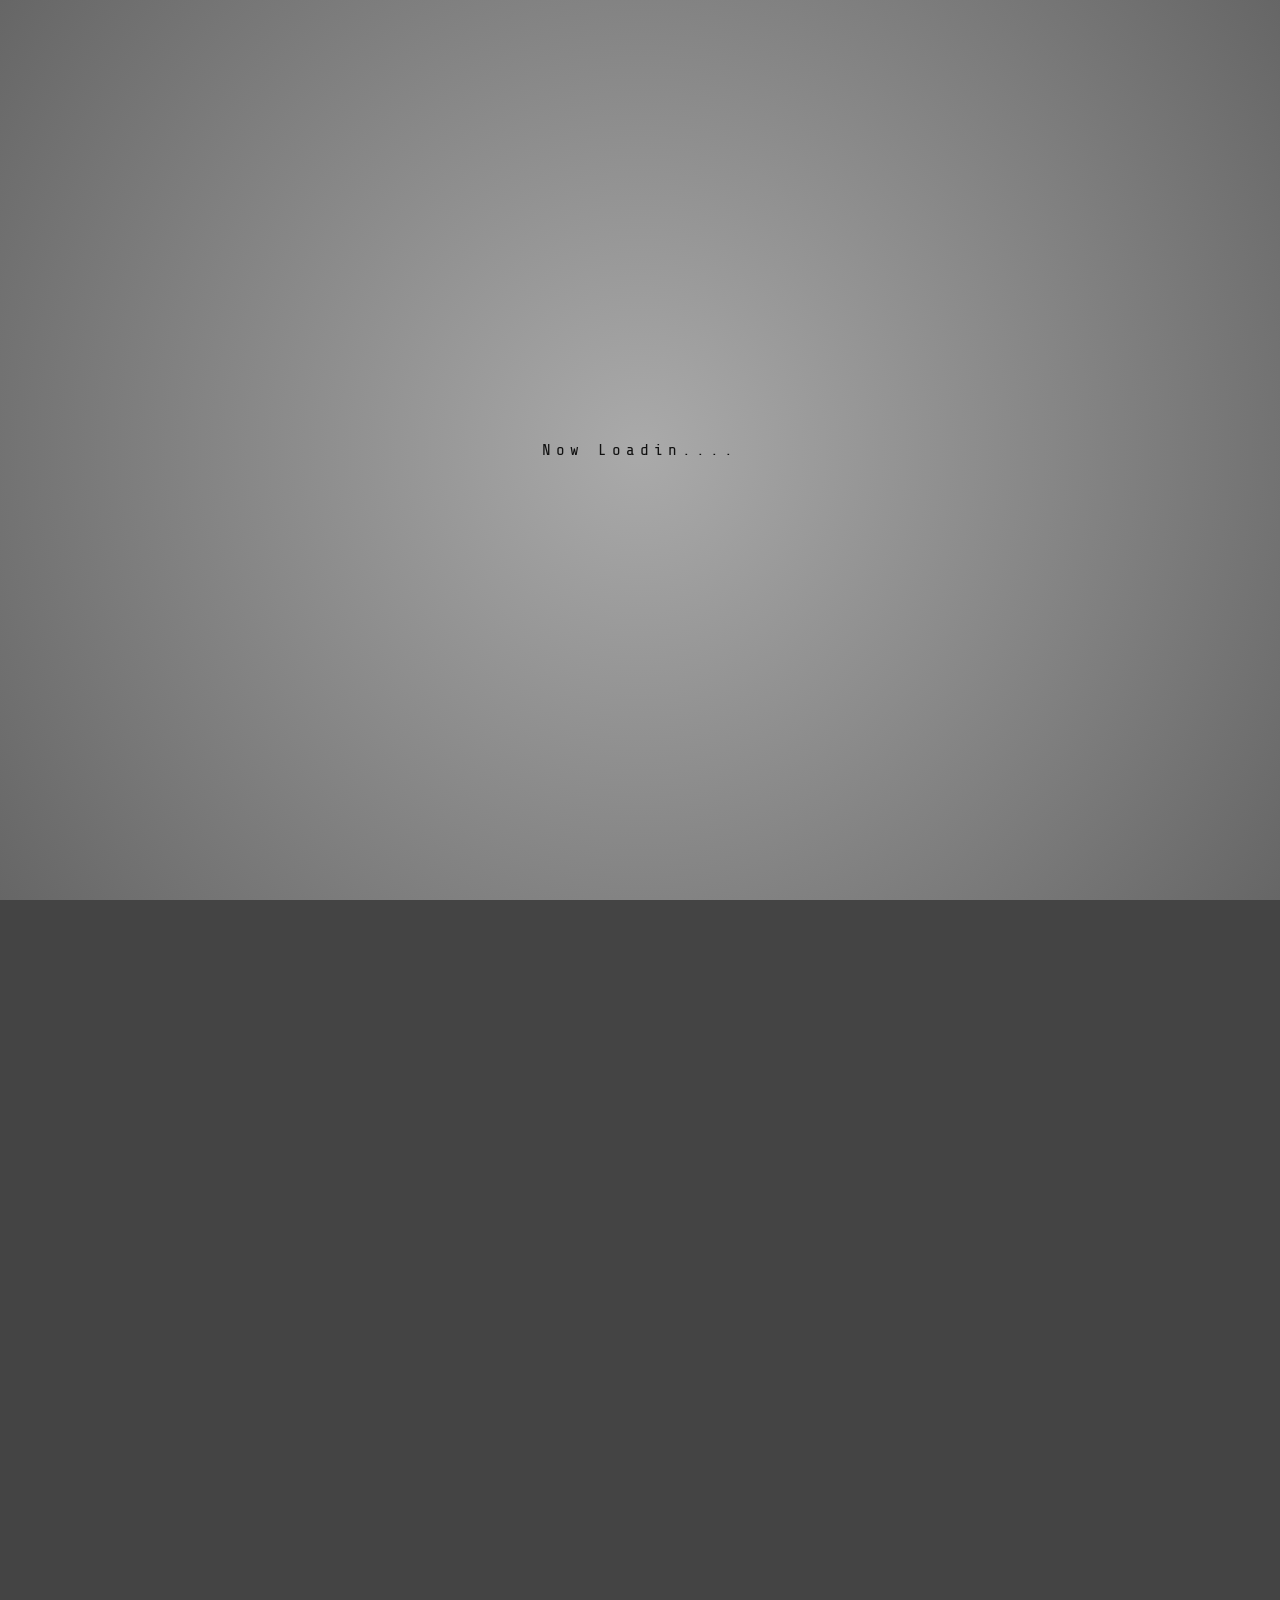
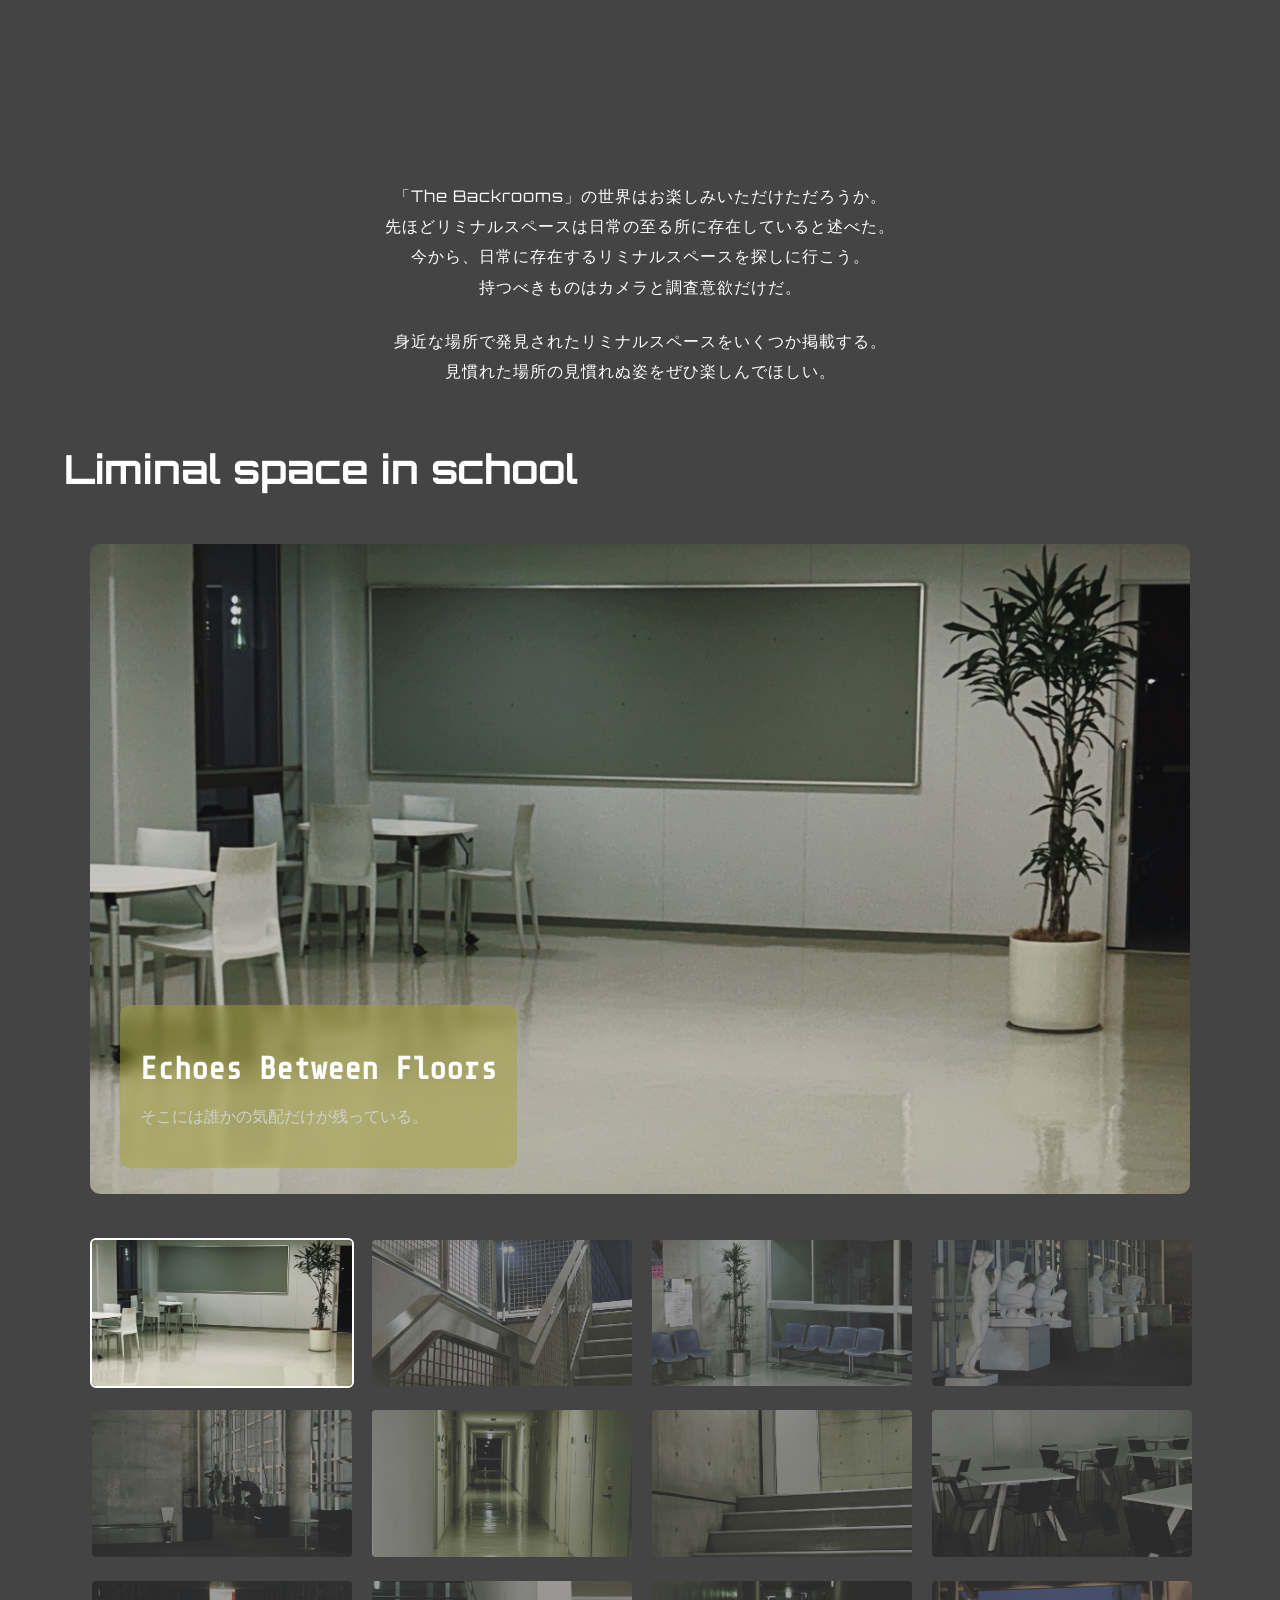
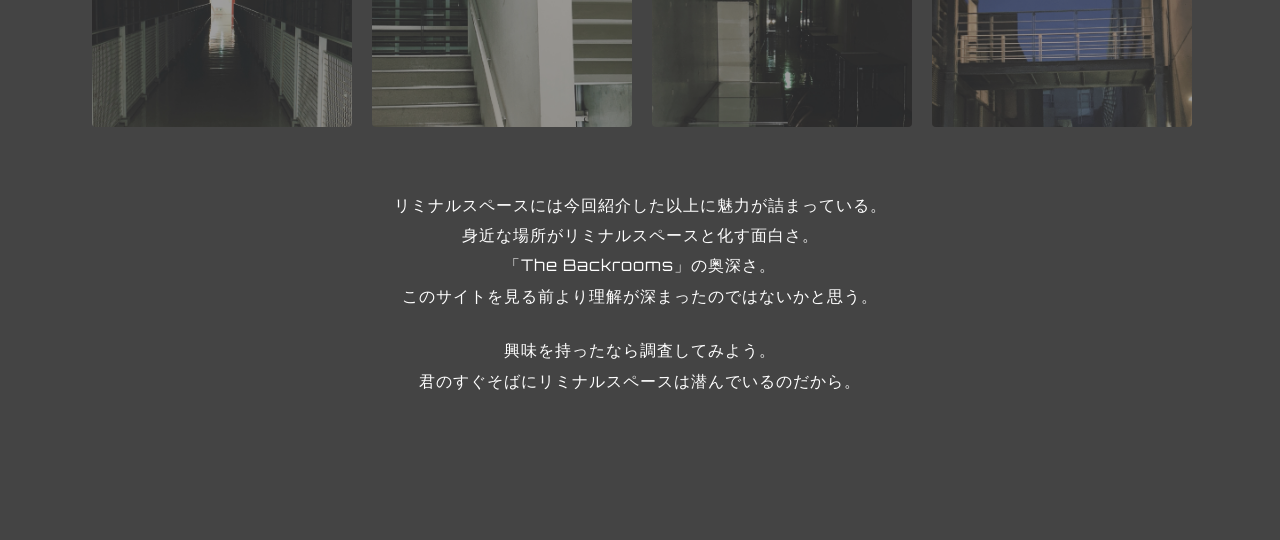
<file: index.html>
<!DOCTYPE html>
<html lang="ja">
 <head>
     <meta charset="UTF-8">
     <meta name="viewport" content="width=device-width, initial-scale=1.0">
     <title>You are currently in LiminalSpace</title>

     <link href="https://fonts.googleapis.com/css2?family=Share+Tech+Mono&display=swap" rel="stylesheet">
     <link href="https://fonts.googleapis.com/css2?family=Orbitron:wght@400;600&family=Share+Tech+Mono&display=swap" rel="stylesheet">
     <link rel="stylesheet" href="style.css">
 </head>

  <body>

   <div class="menu-btn" id="menu-btn">
   <span></span>
  <span></span>
  <span></span>
 </div>

 <nav class="menu" id="menu">
  <ul>
    <li><a href="#level2">Liminal Space</a></li>
    <li><a href="#level3">The Backrooms</a></li>
    <li><a href="#about">Choose Rooms</a></li>
    <ul class="sub-menu">
      <li><a href="page1.html">The Lobby</a></li>
      <li><a href="page2.html">The Habitable Zone</a></li>
      <li><a href="page3.html">Pipe Dreams</a></li>
      <li><a href="page4.html">The Electrical Station</a></li>
      <li><a href="page5.html">The Abandoned Office</a></li>
      <li><a href="page6.html">The Hotel</a></li>
      <li><a href="page7.html">Lights Out</a></li>
      <li><a href="page8.html">Thalassophobia</a></li>
      <li><a href="page9.html">The Cave System</a></li>
      <li><a href="page10.html">The Darkened Suburbs</a></li>
      <li><a href="page11.html">The Field of Wheat</a></li>
    </ul>
    <li><a href="#school">Liminal space in school</a></li>
  </ul>
 </nav>
  <script>
 const btn = document.getElementById("menu-btn");
 const menu = document.getElementById("menu");

 btn.addEventListener("click", () => {
  btn.classList.toggle("active");
  menu.classList.toggle("active");
 });
 </script>

       <div id="loading">
         <div id="noise"></div>

         <div class="loader">
         <p id="loading-text"></p>
         </div>
       </div>

       <section class="hero">
          <img src="Liminal2.png" class="hero-logo" alt="logo">
       </section>

       <section class="concept">
  <div class="overlay"></div>

  <div class="wrapper">

    <h2 id="level2"></h2>
    <h1 class="title glitch" data-text="Liminal Space">
      Liminal Space
    </h1>

    <div class="text-block">

      <p class="fade">
        " Liminal "（リミナル）はラテン語の " Limen "に由来する。<br>
        二つの状態の中間を意味し、どっちつかずの時間の中で<br>
        自分が何者なのか、どこにいるのかはっきりわからなくなることから<br>
        「Liminal Space」（リミナルスペース）の概念が拡張した。
      </p>
      <p class="fade">
        リミナルスペースは日常の至る所に存在している。<br>
        乗客のいない地下鉄、人気のない通り、がらんとした駐車場。<br>
        普段人が行き交い、賑わう場所から人の存在を取り除いた瞬間、<br>
        それら全てがリミナルスペースである。
      </p>
    </div>

    <h2 id="level3"></h2>
    <h1 class="title glitch" data-text="The Backrooms">
      The Backrooms
    </h1>

    <div class="text-block">

      <p class="fade">
       " 一見無害なリミナルスペースを見て<br>
        どのようなストーリーを作り出すことができるのか "<br>
        <p>
        このような問いから生まれたのが<br>
        「The Backrooms」（バックルーム）だ。<br>
        </p>
        <p>
        匿名掲示板4chanに貼られた一枚の画像から<br>
        概念が生まれ、これをコンセプトとして構築された世界が<br>
        現在、バックルームとして広く知られているコンテンツである。<br>
        <a href="http://japan-backrooms-wiki.wikidot.com">The Backrooms JP</a>← Click!<br>
        </p>
      </p>
      <p class="fade highlight">
        うっかりして、間違った場所からノークリップ[壁抜け]<br>
        してしまうと、バックルームに迷い込むことになる。<br>
        古い湿ったカーペットの悪臭、<br>
        狂気じみた一面の黄色、<br>
        蛍光灯が唸り続ける終わりのない背景音だけの、<br>
        6億平方マイルに及ぶ無作為に区切られた無人空間に<br>
        あなたは閉じ込められてしまったのだ。<br>
        もし近くで何かがうろついている音を聞いてしまったら、<br>
        神に祈るしかない。そいつは間違いなく、<br>
        <span class="danger">あなたの存在に気づいているのだから。</span><br>
      </p>
      <p class="fade">
        0から999のレベルがあり、各階層に設定と画像が存在する。<br>
        その各階層のイメージ画像に「リミナルスペース」が選ばれたことで<br>
        リミナルスペースは単なる美学的現象だけでなく<br>
        恐怖の要素も纏うようになったといえるだろう。
      </p>
      <p>
        このようにして構築された世界「The Backrooms」を<br>
        モチーフとして取り入れた作品は数多ある。
      </p>
      <p>
        今回はその中の一つであり、私の好きなゲームでもある<br>
        「Escape the Backrooms」に登場する階層の一部を紹介し、<br>
        「The Backrooms」の世界を体験してもらいたいと思う。
      </p>
      <p class="fade last cinematic">
        現実の枠から外れた奇妙な異世界<br>「The Backrooms」へようこそ
      </p>
      <p>
       ◀︎   Choose level !   ▶︎
      </p>

    </div>
  </div>
 </section>
 <h2 id="about"></h2>

       <section>
        <div class="gallery">

          <a href="page1.html" class="card">
            <img src="The_Lobby.jpeg">
            <p>The Lobby</p>
          </a>

          <a href="page2.html" class="card">
            <img src="The_Habitable_Zone.jpeg">
            <p>The Habitable Zone</p>
          </a>

          <a href="page3.html" class="card">
            <img src="Pipe_Dreams.jpeg">
            <p>Pipe Dreams</p>
          </a>

          <a href="page4.html" class="card">
            <img src="The_Electrical_Station.jpeg">
            <p>The Electrical Station</p>
          </a>

          <a href="page5.html" class="card">
            <img src="The_Abandoned_Office.jpeg">
            <p>The Abandoned Office</p>
          </a>

          <a href="page6.html" class="card">
            <img src="The_Hotel.jpeg">
            <p>The Hotel</p>
          </a>

          <a href="page7.html" class="card">
            <img src="Lights_Out.jpeg">
            <p>Lights Out</p>
          </a>

          <a href="page8.html" class="card">
            <img src="Thalassophobia.jpeg">
            <p>Thalassophobia</p>
          </a>

          <a href="page9.html" class="card">
            <img src="The_Cave_System.jpg">
            <p>The Cave System</p>
          </a>
        
          <a href="page10.html" class="card">
            <img src="The_Darkened_Suburbs.jpeg">
            <p>The Darkened Suburbs</p>
          </a>

          <a href="page11.html" class="card">
            <img src="The_Field_of_Wheat.jpeg">
            <p>The Field of Wheat</p>
          </a>

        </div>
       </section>
 <section class="memory-zone" id="school">

   <div class="text-block">
      <p class="fade">
        「The Backrooms」の世界はお楽しみいただけただろうか。<br>
        先ほどリミナルスペースは日常の至る所に存在していると述べた。<br>
        今から、日常に存在するリミナルスペースを探しに行こう。<br>
        持つべきものはカメラと調査意欲だけだ。
      </p>
      <p class="fade">
        身近な場所で発見されたリミナルスペースをいくつか掲載する。<br>
        見慣れた場所の見慣れぬ姿をぜひ楽しんでほしい。<br>
      </p>
    </div>

  <h1 class="memory-title glitch"
  data-text="Liminal space in school">
    Liminal space in school
  </h1>

  <div class="memory-main">

    <img id="memory-image"
    src="room1.jpg">

    <div class="memory-info">

      <h2 id="memory-name">
        Echoes Between Floors
      </h2>

      <p id="memory-text">
        そこには誰かの気配だけが残っている。
      </p>

    </div>
  </div>

  <div class="memory-grid">

    <img
    class="memory-thumb active"
    src="room1.jpg"

    data-title="Echoes Between Floors"

    data-text="そこには誰かの気配だけが残っている。足音が聞こえてきたら何かがここを彷徨っている証拠だ。">

    <img
    class="memory-thumb"
    src="room2.jpg"

    data-title="Caged Geometry"

    data-text="夢の中で増殖するように、構造だけが繰り返される。">

    <img
    class="memory-thumb"
    src="room3.jpg"

    data-title="The Waiting Hall Never Sleeps"

    data-text="最後の人が消えた後も、灯りだけが残り続けていた。">

    <img
    class="memory-thumb"
    src="room4.jpg"

    data-title="Statues Watching in Silence"

    data-text="「彼ら」は動かない。無機質な視線がこちらを見ている。いつから視線が向いていたのか知る術はない。">

    <img
    class="memory-thumb"
    src="room5.jpg"

    data-title="Concrete Memory"

    data-text="忘れ去られた建物の中、この空間だけがもう存在しない声を覚えている。">

    <img
    class="memory-thumb"
    src="room6.jpg"

    data-title="Endless Fluorescent Night"

    data-text="永遠に続く朝の来ない廊下。蛍光灯だけが奇妙な音を立てる。">

    <img
    class="memory-thumb"
    src="room7.jpg"

    data-title="Halfway to Somewhere"

    data-text="どこでもない場所へ続く終わりのない階層。">

    <img
    class="memory-thumb"
    src="room8.jpg"

    data-title="After Everyone Left"

    data-text="この部屋は戻らない誰かを待ち続けている。">

    <img
    class="memory-thumb"
    src="room9.jpg"

    data-title="The Corridor That Forgets Time"

    data-text="白い灯りを目指して進んでも無駄である。空間が異様に引き伸ばされているから。">

    <img
    class="memory-thumb"
    src="room10.jpg"

    data-title="Stairway Without Arrival"

    data-text="ここへ来た記憶はないのに何故か見覚えがある。">

    <img
    class="memory-thumb"
    src="room11.jpg"

    data-title="Midnight Reflection"

    data-text="床は本来映るはずのないものまで反射させる。">

    <img
    class="memory-thumb"
    src="room12.jpg"

    data-title="Blue Hour Passage"

    data-text="昼と夜の境界。世界は止まったように見える。">

   </div>

    <script src="script.js"></script>

    <div class="text-block">
      <p class="fade">
         <br>
          <br>

        リミナルスペースには今回紹介した以上に魅力が詰まっている。<br>
        身近な場所がリミナルスペースと化す面白さ。<br>
        「The Backrooms」の奥深さ。<br>
        このサイトを見る前より理解が深まったのではないかと思う。
      </p>
      <p class="fade">
        興味を持ったなら調査してみよう。<br>
        君のすぐそばにリミナルスペースは潜んでいるのだから。<br>
      </p>
    </div>

    </body>


</section>

</html>
</file>
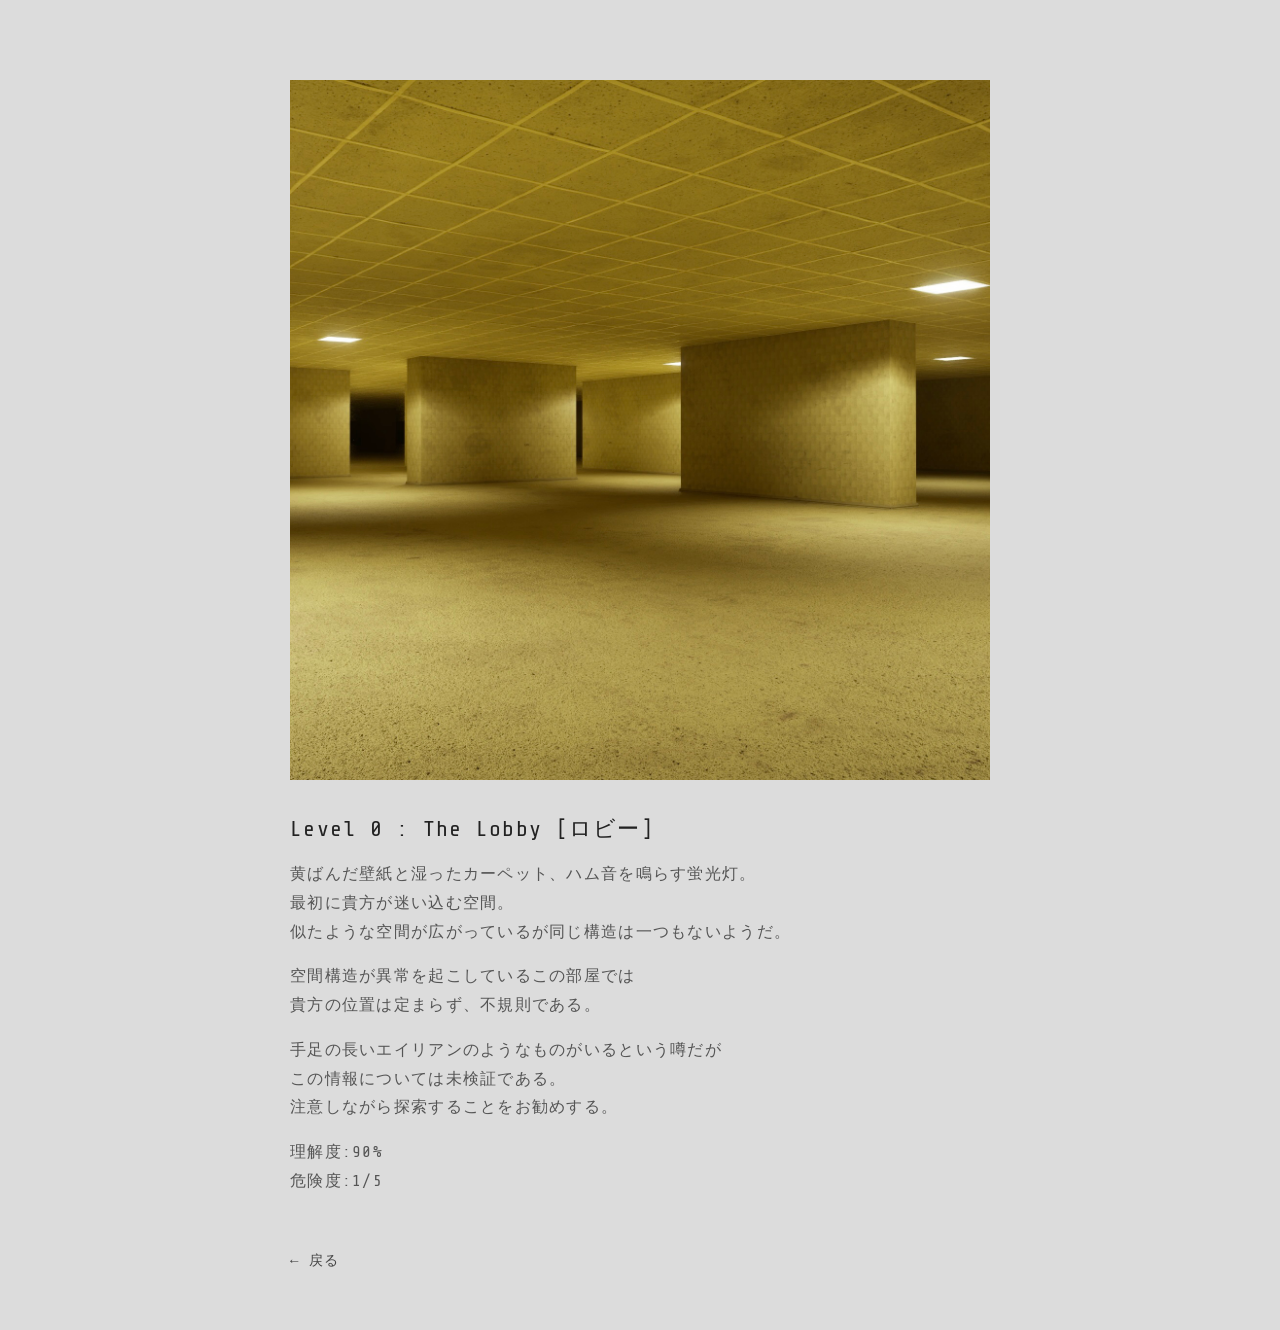
<file: page1.html>
<!DOCTYPE html>
<html lang="ja">
<head>
  <meta charset="UTF-8">
  <meta name="viewport" content="width=device-width, initial-scale=1.0">
  <title>The Lobby</title>
  <link href="https://fonts.googleapis.com/css2?family=Share+Tech+Mono&display=swap" rel="stylesheet">
  <link rel="stylesheet" href="style.css">

  <h2 id="about-a"></h2>
  
  <style>
    body {
      margin: 0;
      background: #dcdcdc;
      font-family: "Helvetica Neue", sans-serif;
      color: #222;
    }

    .wrapper {
      max-width: 700px;
      margin: 0 auto;
      padding: 60px 20px;
    }

    img {
      width: 100%;
      aspect-ratio: 1 / 1;
      object-fit: cover;
      margin-bottom: 30px;
    }

    h1 {
      margin: 0 0 15px;
      font-size: 22px;
      font-weight: 500;
    }

    p {
      line-height: 1.8;
      color: #555;
    }
    
    a {
      display: inline-block;
      margin-top: 40px;
      font-size: 14px;
      color: #444;
      text-decoration: none;
    }

    a:hover {
      opacity: 0.6;
    }

  </style>
</head>
<body class="page1">

  <div class="wrapper">

    <img src="Lobby01.jpeg" alt="The Lobby">

    <h1>Level 0 : The Lobby [ロビー]</h1>

    <p>
      黄ばんだ壁紙と湿ったカーペット、ハム音を鳴らす蛍光灯。<br>
      最初に貴方が迷い込む空間。<br>
      似たような空間が広がっているが同じ構造は一つもないようだ。
      </p>
      <p>
      空間構造が異常を起こしているこの部屋では<br>
      貴方の位置は定まらず、不規則である。
      </p>
      <p>
      手足の長いエイリアンのようなものがいるという噂だが<br>
      この情報については未検証である。<br>
      注意しながら探索することをお勧めする。
      </p>
      <p>
      理解度:90%<br>
      危険度:1/5 
      </p>
    </p>

    <a href="index.html#about">← 戻る</a>

  </div>

</body>
</html>
</file>
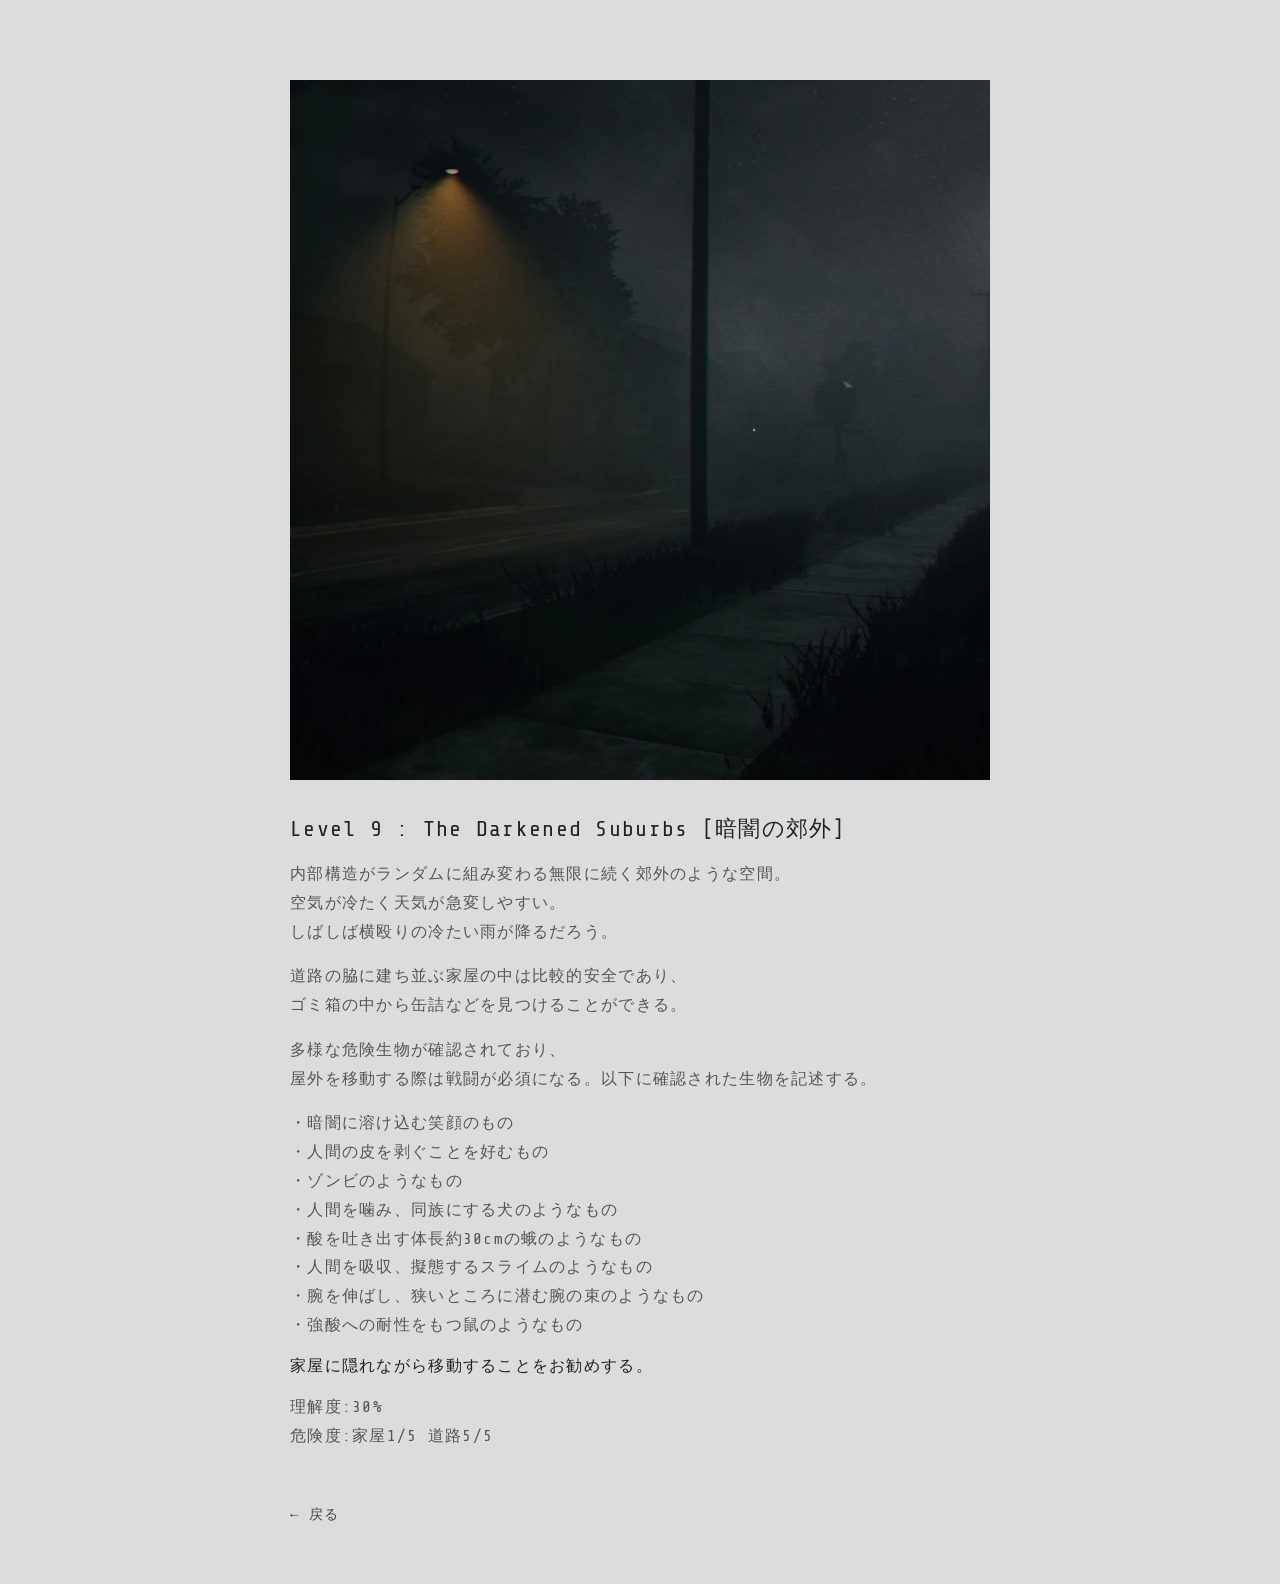
<file: page10.html>
<!DOCTYPE html>
<html lang="ja">
<head>
  <meta charset="UTF-8">
  <meta name="viewport" content="width=device-width, initial-scale=1.0">
  <title>The Darkened Suburbs</title>
  <link href="https://fonts.googleapis.com/css2?family=Share+Tech+Mono&display=swap" rel="stylesheet">
  <link rel="stylesheet" href="style.css">
<h2 id="about-j"></h2>
  <style>
    body {
      margin: 0;
      background: #dcdcdc;
      font-family: "Helvetica Neue", sans-serif;
      color: #222;
    }

    .wrapper {
      max-width: 700px;
      margin: 0 auto;
      padding: 60px 20px;
    }

    img {
      width: 100%;
      aspect-ratio: 1 / 1;
      object-fit: cover;
      margin-bottom: 30px;
    }

    h1 {
      margin: 0 0 15px;
      font-size: 22px;
      font-weight: 500;
    }

    p {
      line-height: 1.8;
      color: #555;
    }
    
    a {
      display: inline-block;
      margin-top: 40px;
      font-size: 14px;
      color: #444;
      text-decoration: none;
    }

    a:hover {
      opacity: 0.6;
    }

  </style>
</head>
<body class="page10">

  <div class="wrapper">

    <img src="The_Darkened_Suburbs01.jpeg" alt="The Darkened Suburbs">

    <h1>Level 9 : The Darkened Suburbs [暗闇の郊外]</h1>

    <p>
      内部構造がランダムに組み変わる無限に続く郊外のような空間。<br>
      空気が冷たく天気が急変しやすい。<br>
      しばしば横殴りの冷たい雨が降るだろう。
      </p>
      <p>
      道路の脇に建ち並ぶ家屋の中は比較的安全であり、<br>
      ゴミ箱の中から缶詰などを見つけることができる。
      </p>
      <p>
      多様な危険生物が確認されており、<br>
      屋外を移動する際は戦闘が必須になる。以下に確認された生物を記述する。<br>
      <p>
        ・暗闇に溶け込む笑顔のもの<br>
        ・人間の皮を剥ぐことを好むもの<br>
        ・ゾンビのようなもの<br>
        ・人間を噛み、同族にする犬のようなもの<br>
        ・酸を吐き出す体長約30cmの蛾のようなもの<br>
        ・人間を吸収、擬態するスライムのようなもの<br>
        ・腕を伸ばし、狭いところに潜む腕の束のようなもの<br>
        ・強酸への耐性をもつ鼠のようなもの<br>
      </p>
      家屋に隠れながら移動することをお勧めする。
      </p>
      <p>
      理解度:30%<br>
      危険度:家屋1/5 道路5/5 
      </p>
    </p>

    <a href="index.html#about">← 戻る</a>

  </div>

</body>
</html>
</file>
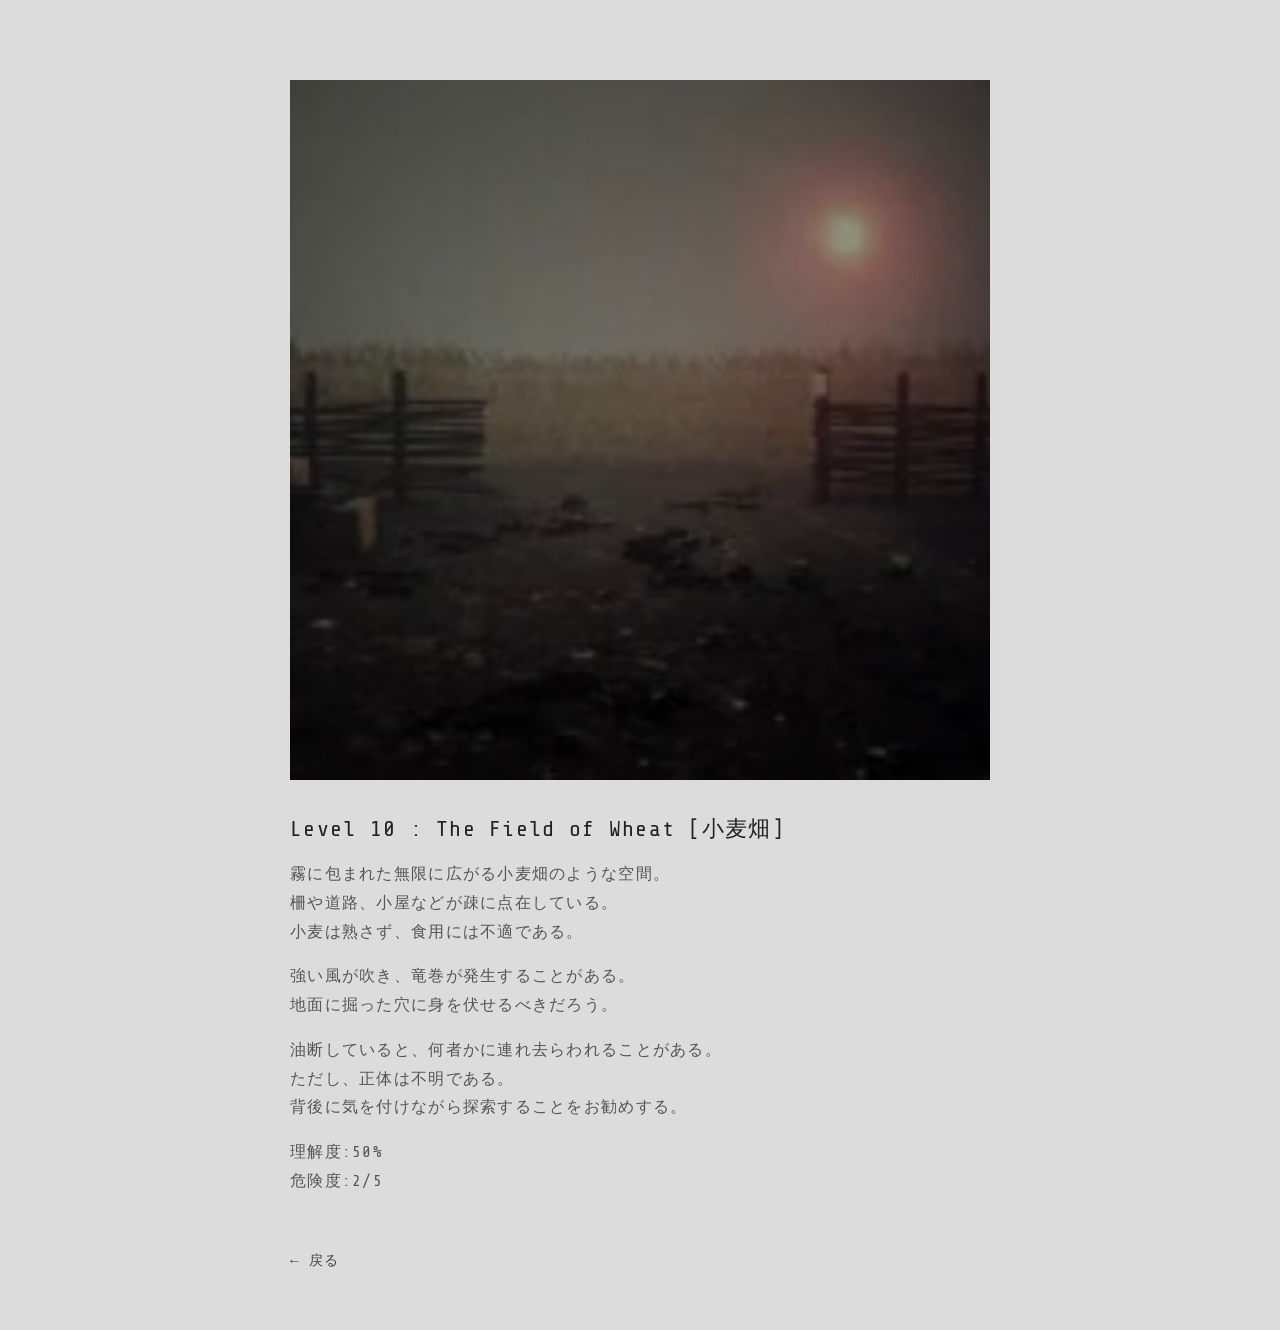
<file: page11.html>
<!DOCTYPE html>
<html lang="ja">
<head>
  <meta charset="UTF-8">
  <meta name="viewport" content="width=device-width, initial-scale=1.0">
  <title>The Field of Wheat</title>
  <link href="https://fonts.googleapis.com/css2?family=Share+Tech+Mono&display=swap" rel="stylesheet">
  <link rel="stylesheet" href="style.css">
<h2 id="about-k"></h2>
  <style>
    body {
      margin: 0;
      background: #dcdcdc;
      font-family: "Helvetica Neue", sans-serif;
      color: #222;
    }

    .wrapper {
      max-width: 700px;
      margin: 0 auto;
      padding: 60px 20px;
    }

    img {
      width: 100%;
      aspect-ratio: 1 / 1;
      object-fit: cover;
      margin-bottom: 30px;
    }

    h1 {
      margin: 0 0 15px;
      font-size: 22px;
      font-weight: 500;
    }

    p {
      line-height: 1.8;
      color: #555;
    }
    
    a {
      display: inline-block;
      margin-top: 40px;
      font-size: 14px;
      color: #444;
      text-decoration: none;
    }

    a:hover {
      opacity: 0.6;
    }

  </style>
</head>
<body class="page11">

  <div class="wrapper">

    <img src="The_Field_of_Wheat01.jpeg" alt="The Field of Wheat">

    <h1>Level 10 : The Field of Wheat [小麦畑]</h1>

    <p>
      霧に包まれた無限に広がる小麦畑のような空間。<br>
      柵や道路、小屋などが疎に点在している。<br>
      小麦は熟さず、食用には不適である。
      </p>
      <p>
      強い風が吹き、竜巻が発生することがある。<br>
      地面に掘った穴に身を伏せるべきだろう。
      </p>
      <p>
      油断していると、何者かに連れ去らわれることがある。<br>
      ただし、正体は不明である。<br>
      背後に気を付けながら探索することをお勧めする。
      </p>
      <p>
      理解度:50%<br>
      危険度:2/5 
      </p>
    </p>

    <a href="index.html#about">← 戻る</a>

  </div>

</body>
</html>
</file>
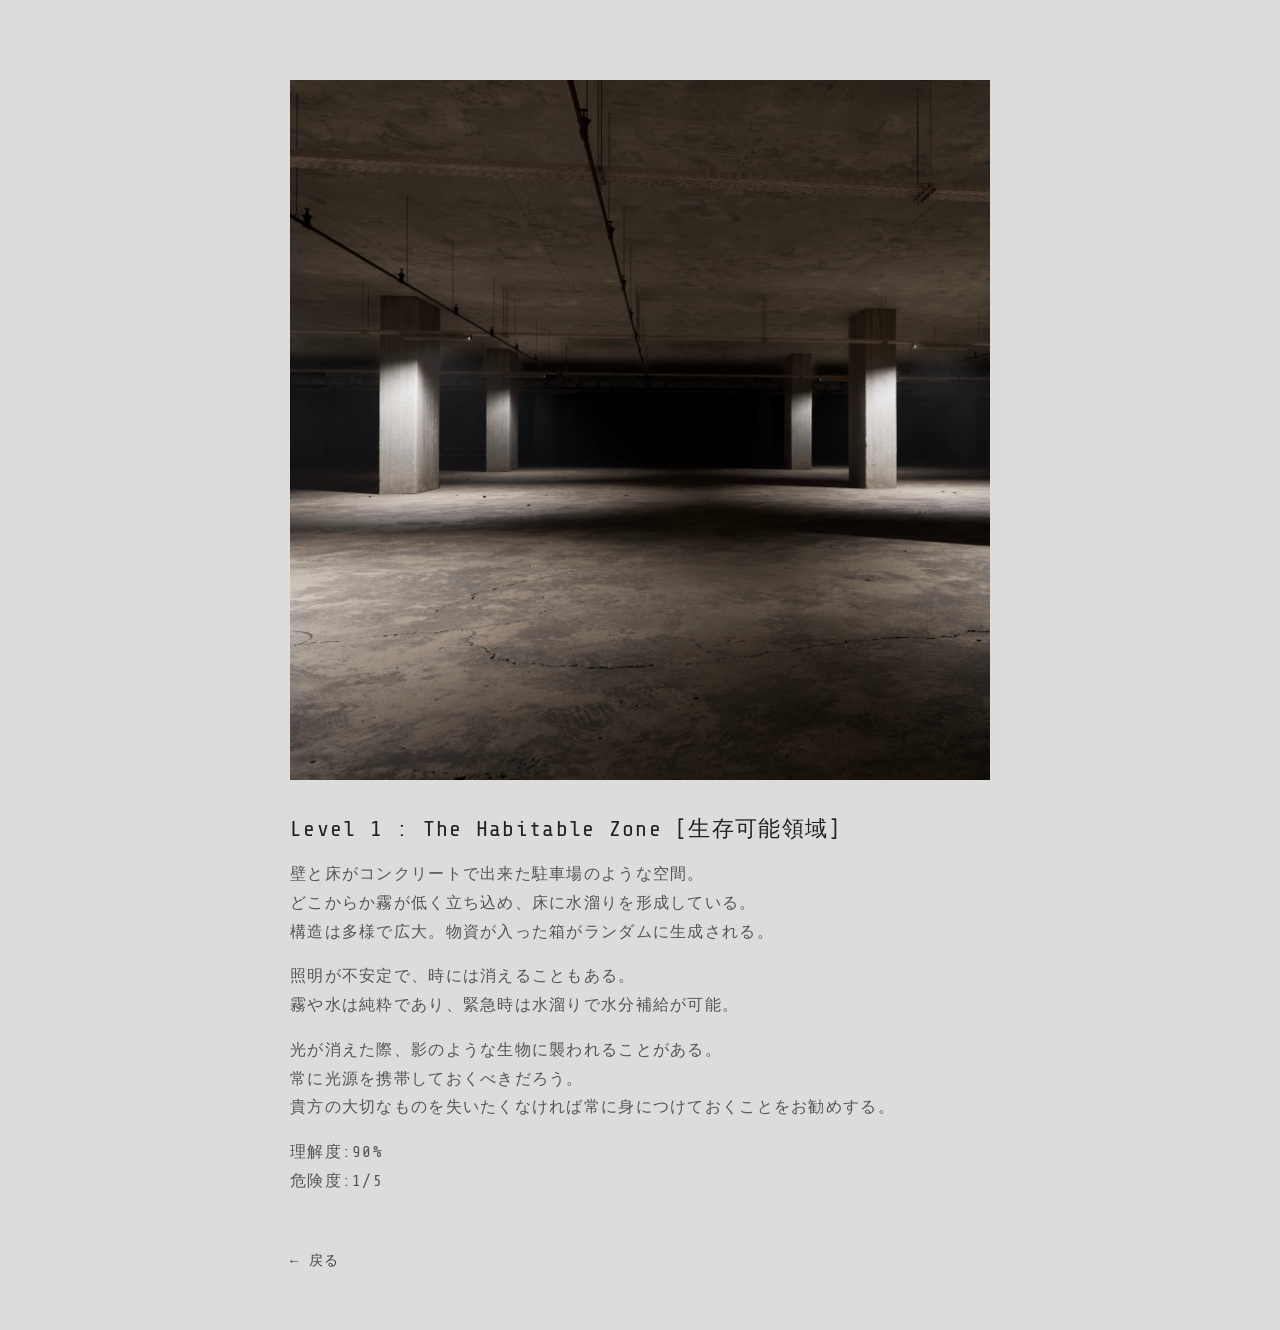
<file: page2.html>
<!DOCTYPE html>
<html lang="ja">
<head>
  <meta charset="UTF-8">
  <meta name="viewport" content="width=device-width, initial-scale=1.0">
  <title>The Habitable Zone</title>
  <link href="https://fonts.googleapis.com/css2?family=Share+Tech+Mono&display=swap" rel="stylesheet">
  <link rel="stylesheet" href="style.css">
<h2 id="about-b"></h2>
  <style>
    body {
      margin: 0;
      background: #dcdcdc;
      font-family: "Helvetica Neue", sans-serif;
      color: #222;
    }

    .wrapper {
      max-width: 700px;
      margin: 0 auto;
      padding: 60px 20px;
    }

    img {
      width: 100%;
      aspect-ratio: 1 / 1;
      object-fit: cover;
      margin-bottom: 30px;
    }

    h1 {
      margin: 0 0 15px;
      font-size: 22px;
      font-weight: 500;
    }

    p {
      line-height: 1.8;
      color: #555;
    }
    
    a {
      display: inline-block;
      margin-top: 40px;
      font-size: 14px;
      color: #444;
      text-decoration: none;
    }

    a:hover {
      opacity: 0.6;
    }

  </style>
</head>
<body class="page2">

  <div class="wrapper">

    <img src="Habitable_Zone01.jpeg" alt="The Habitable Zone">

    <h1>Level 1 : The Habitable Zone [生存可能領域]</h1>

    <p>
      壁と床がコンクリートで出来た駐車場のような空間。<br>
      どこからか霧が低く立ち込め、床に水溜りを形成している。<br>
      構造は多様で広大。物資が入った箱がランダムに生成される。
      </p>
      <p>
      照明が不安定で、時には消えることもある。<br>
      霧や水は純粋であり、緊急時は水溜りで水分補給が可能。
      </p>
      <p>
      光が消えた際、影のような生物に襲われることがある。<br>
      常に光源を携帯しておくべきだろう。<br>
      貴方の大切なものを失いたくなければ常に身につけておくことをお勧めする。
      </p>
      <p>
      理解度:90%<br>
      危険度:1/5 
      </p>
    </p>

    <a href="index.html#about">← 戻る</a>

  </div>

</body>
</html>
</file>
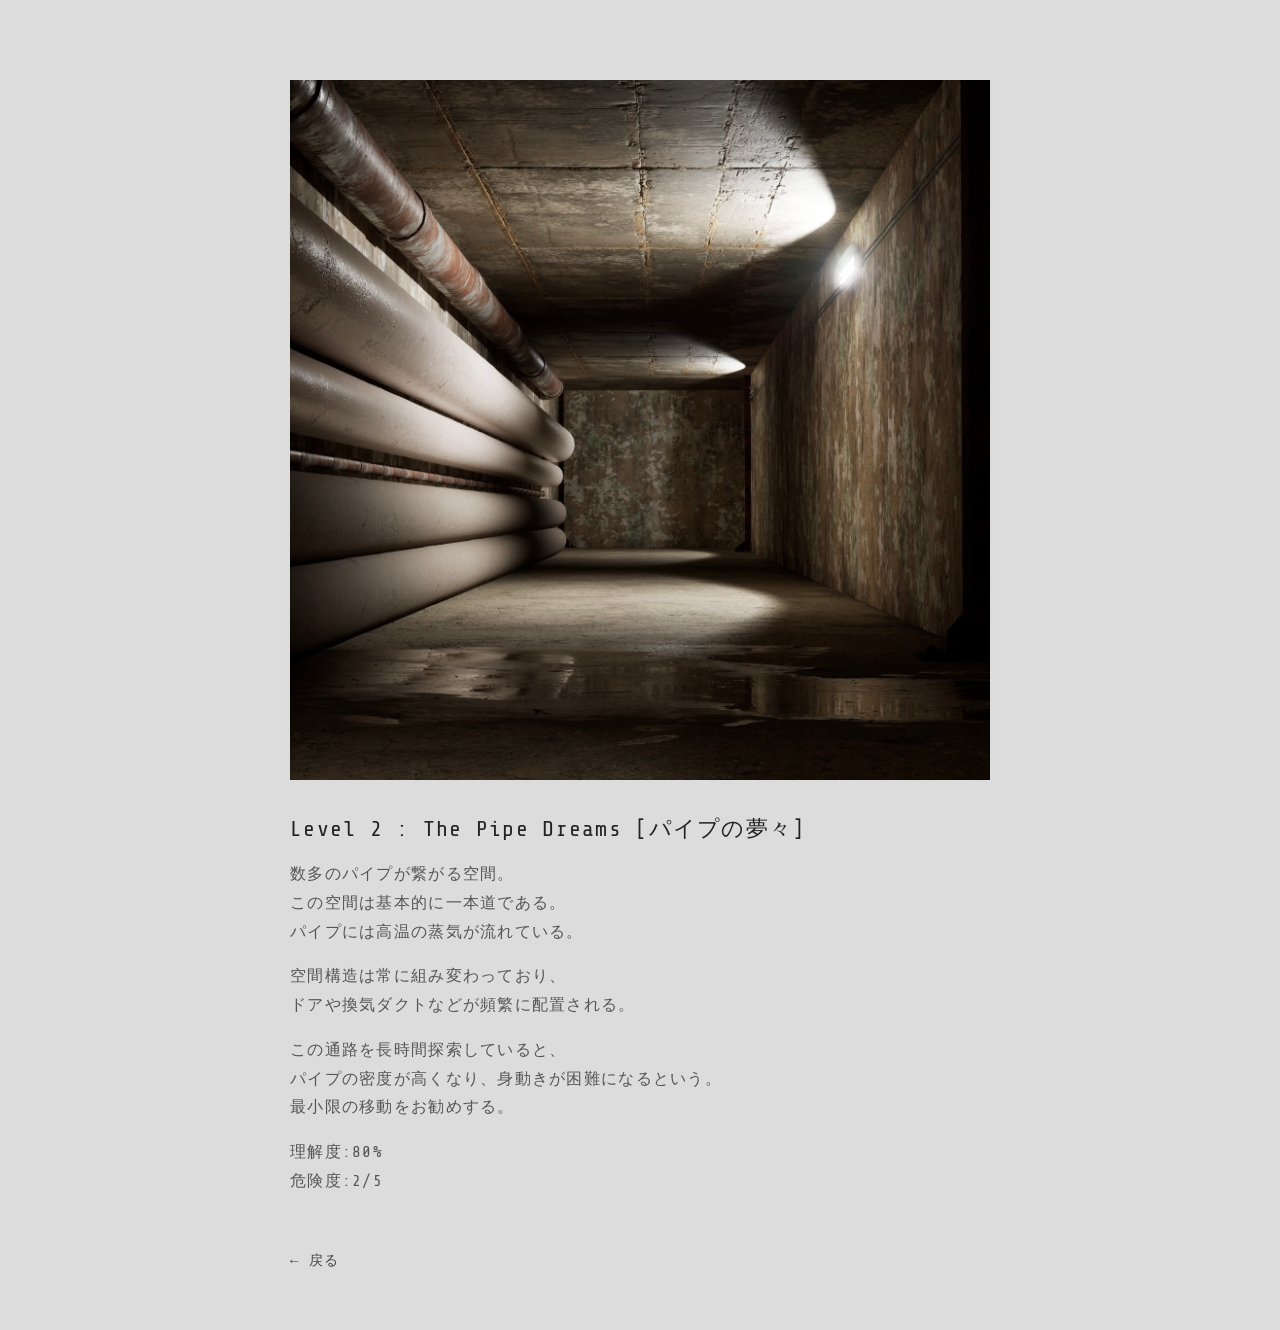
<file: page3.html>
<!DOCTYPE html>
<html lang="ja">
<head>
  <meta charset="UTF-8">
  <meta name="viewport" content="width=device-width, initial-scale=1.0">
  <title>The Pipe Dreams</title>
  <link href="https://fonts.googleapis.com/css2?family=Share+Tech+Mono&display=swap" rel="stylesheet">
  <link rel="stylesheet" href="style.css">
<h2 id="about-c"></h2>
  <style>
    body {
      margin: 0;
      background: #dcdcdc;
      font-family: "Helvetica Neue", sans-serif;
      color: #222;
    }

    .wrapper {
      max-width: 700px;
      margin: 0 auto;
      padding: 60px 20px;
    }

    img {
      width: 100%;
      aspect-ratio: 1 / 1;
      object-fit: cover;
      margin-bottom: 30px;
    }

    h1 {
      margin: 0 0 15px;
      font-size: 22px;
      font-weight: 500;
    }

    p {
      line-height: 1.8;
      color: #555;
    }
    
    a {
      display: inline-block;
      margin-top: 40px;
      font-size: 14px;
      color: #444;
      text-decoration: none;
    }

    a:hover {
      opacity: 0.6;
    }

  </style>
</head>
<body class="page3">

  <div class="wrapper">

    <img src="Pipe_Dreams01.jpeg" alt="The Pipe Dreams">

    <h1>Level 2 : The Pipe Dreams [パイプの夢々]</h1>

    <p>
      数多のパイプが繋がる空間。<br>
      この空間は基本的に一本道である。<br>
      パイプには高温の蒸気が流れている。
      </p>
      <p>
      空間構造は常に組み変わっており、<br>
      ドアや換気ダクトなどが頻繁に配置される。
      </p>
      <p>
      この通路を長時間探索していると、<br>
      パイプの密度が高くなり、身動きが困難になるという。<br>
      最小限の移動をお勧めする。
      </p>
      <p>
      理解度:80%<br>
      危険度:2/5 
      </p>
    </p>

    <a href="index.html#about">← 戻る</a>

  </div>

</body>
</html>
</file>
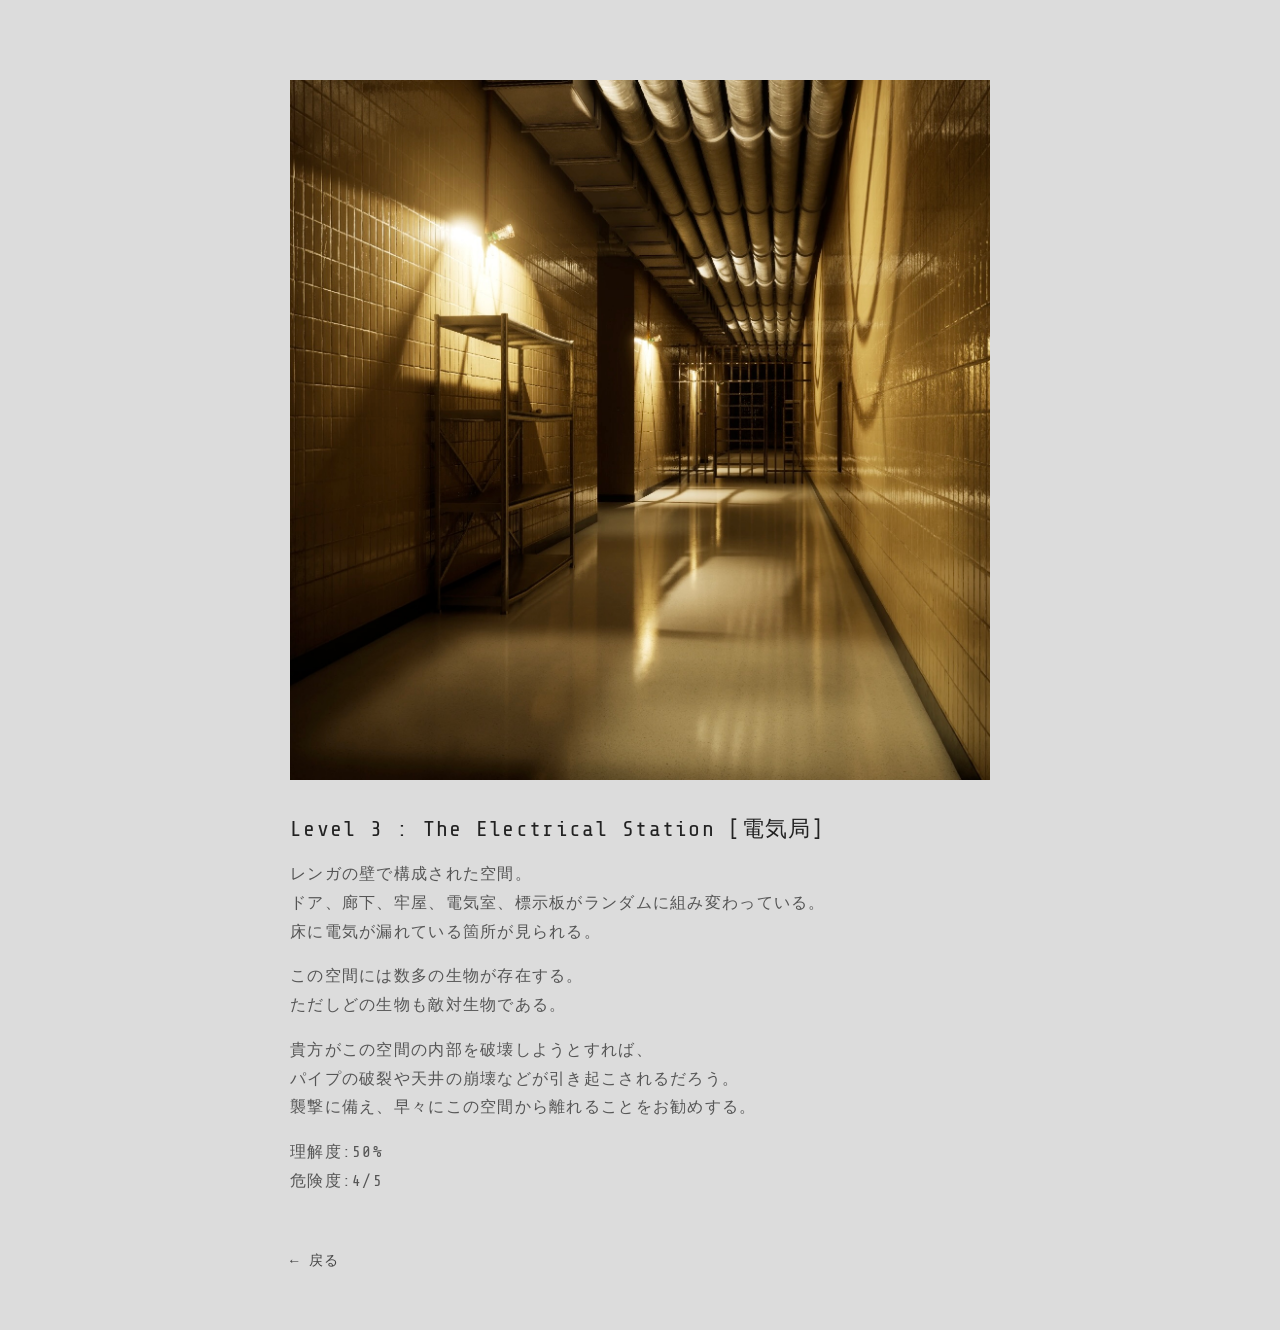
<file: page4.html>
<!DOCTYPE html>
<html lang="ja">
<head>
  <meta charset="UTF-8">
  <meta name="viewport" content="width=device-width, initial-scale=1.0">
  <title>The Electrical Station</title>
  <link href="https://fonts.googleapis.com/css2?family=Share+Tech+Mono&display=swap" rel="stylesheet">
  <link rel="stylesheet" href="style.css">
<h2 id="about-d"></h2>
  <style>
    body {
      margin: 0;
      background: #dcdcdc;
      font-family: "Helvetica Neue", sans-serif;
      color: #222;
    }

    .wrapper {
      max-width: 700px;
      margin: 0 auto;
      padding: 60px 20px;
    }

    img {
      width: 100%;
      aspect-ratio: 1 / 1;
      object-fit: cover;
      margin-bottom: 30px;
    }

    h1 {
      margin: 0 0 15px;
      font-size: 22px;
      font-weight: 500;
    }

    p {
      line-height: 1.8;
      color: #555;
    }
    
    a {
      display: inline-block;
      margin-top: 40px;
      font-size: 14px;
      color: #444;
      text-decoration: none;
    }

    a:hover {
      opacity: 0.6;
    }

  </style>
</head>
<body class="page4">

  <div class="wrapper">

    <img src="Electrical_Station01.jpeg" alt="The Electrical Station">

    <h1>Level 3 : The Electrical Station [電気局]</h1>

    <p>
      レンガの壁で構成された空間。<br>
      ドア、廊下、牢屋、電気室、標示板がランダムに組み変わっている。<br>
      床に電気が漏れている箇所が見られる。
      </p>
      <p>
      この空間には数多の生物が存在する。<br>
      ただしどの生物も敵対生物である。
      </p>
      <p>
      貴方がこの空間の内部を破壊しようとすれば、<br>
      パイプの破裂や天井の崩壊などが引き起こされるだろう。<br>
      襲撃に備え、早々にこの空間から離れることをお勧めする。
      </p>
      <p>
      理解度:50%<br>
      危険度:4/5 
      </p>
    </p>

    <a href="index.html#about">← 戻る</a>

  </div>

</body>
</html>
</file>
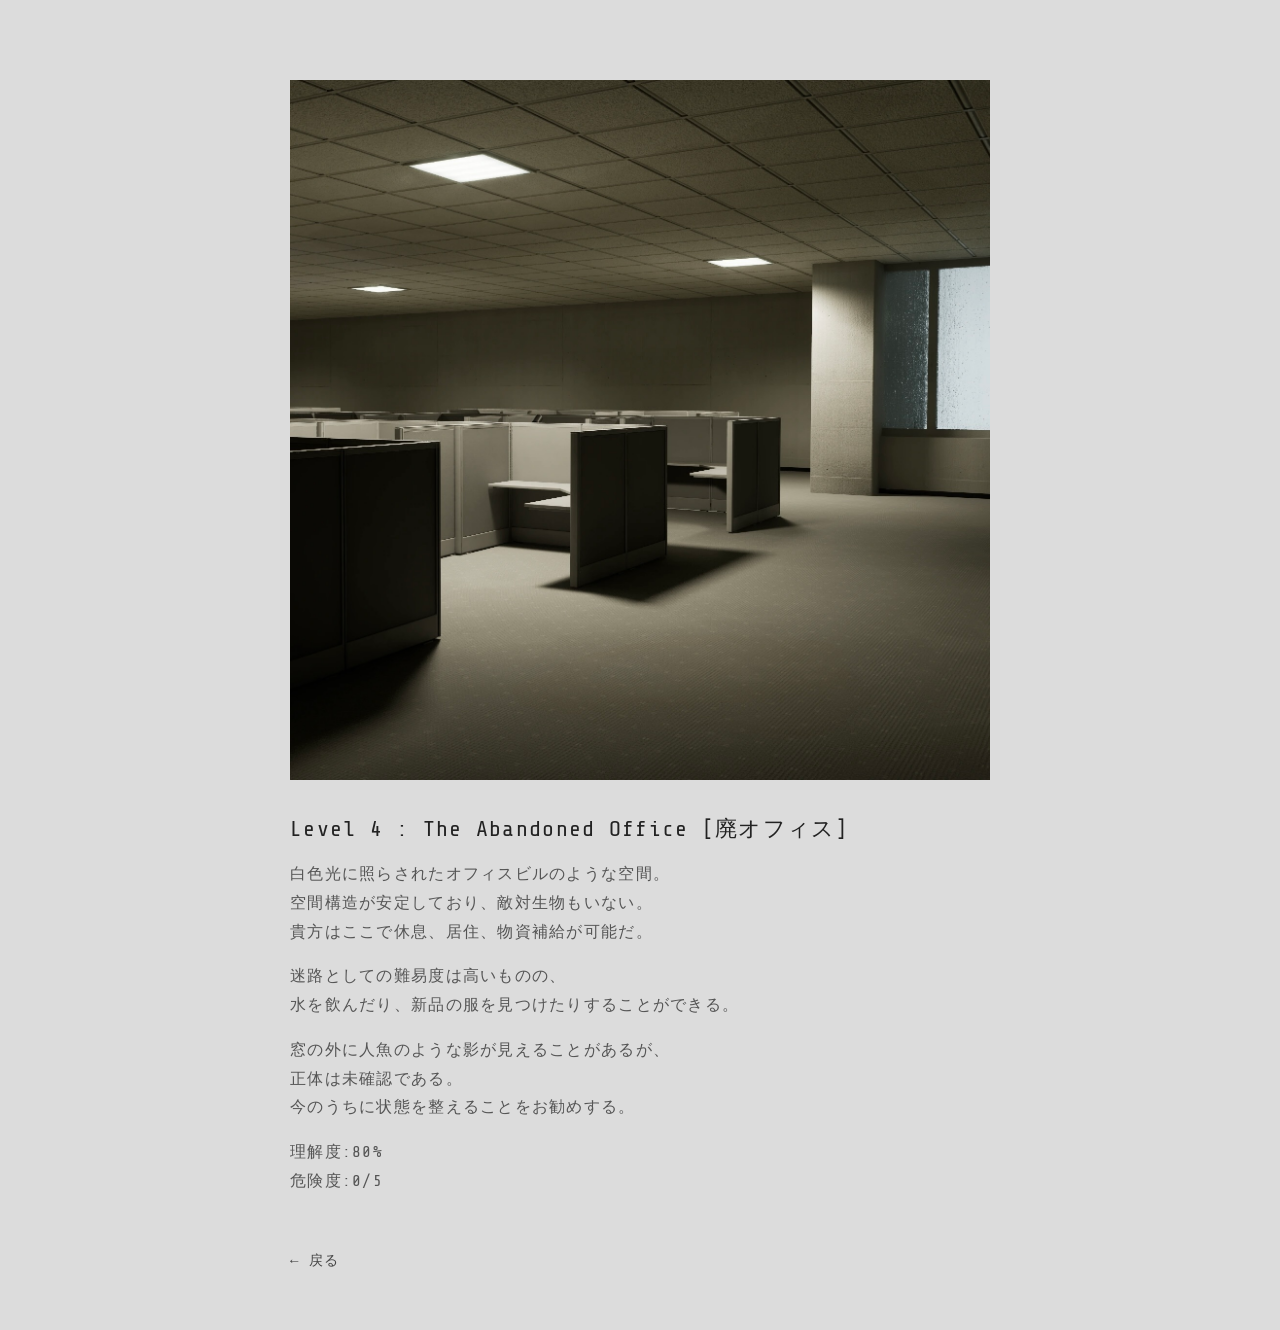
<file: page5.html>
<!DOCTYPE html>
<html lang="ja">
<head>
  <meta charset="UTF-8">
  <meta name="viewport" content="width=device-width, initial-scale=1.0">
  <title>The Abandoned Office</title>
  <link href="https://fonts.googleapis.com/css2?family=Share+Tech+Mono&display=swap" rel="stylesheet">
  <link rel="stylesheet" href="style.css">
<h2 id="about-e"></h2>
  <style>
    body {
      margin: 0;
      background: #dcdcdc;
      font-family: "Helvetica Neue", sans-serif;
      color: #222;
    }

    .wrapper {
      max-width: 700px;
      margin: 0 auto;
      padding: 60px 20px;
    }

    img {
      width: 100%;
      aspect-ratio: 1 / 1;
      object-fit: cover;
      margin-bottom: 30px;
    }

    h1 {
      margin: 0 0 15px;
      font-size: 22px;
      font-weight: 500;
    }

    p {
      line-height: 1.8;
      color: #555;
    }
    
    a {
      display: inline-block;
      margin-top: 40px;
      font-size: 14px;
      color: #444;
      text-decoration: none;
    }

    a:hover {
      opacity: 0.6;
    }

  </style>
</head>
<body class="page5">

  <div class="wrapper">

    <img src="Abandoned_Office01.jpeg" alt="The Abandoned Office">

    <h1>Level 4 : The Abandoned Office [廃オフィス]</h1>

    <p>
      白色光に照らされたオフィスビルのような空間。<br>
      空間構造が安定しており、敵対生物もいない。<br>
      貴方はここで休息、居住、物資補給が可能だ。
      </p>
      <p>
      迷路としての難易度は高いものの、<br>
      水を飲んだり、新品の服を見つけたりすることができる。
      </p>
      <p>
      窓の外に人魚のような影が見えることがあるが、<br>
      正体は未確認である。<br>
      今のうちに状態を整えることをお勧めする。
      </p>
      <p>
      理解度:80%<br>
      危険度:0/5 
      </p>
    </p>

    <a href="index.html#about">← 戻る</a>

  </div>

</body>
</html>
</file>
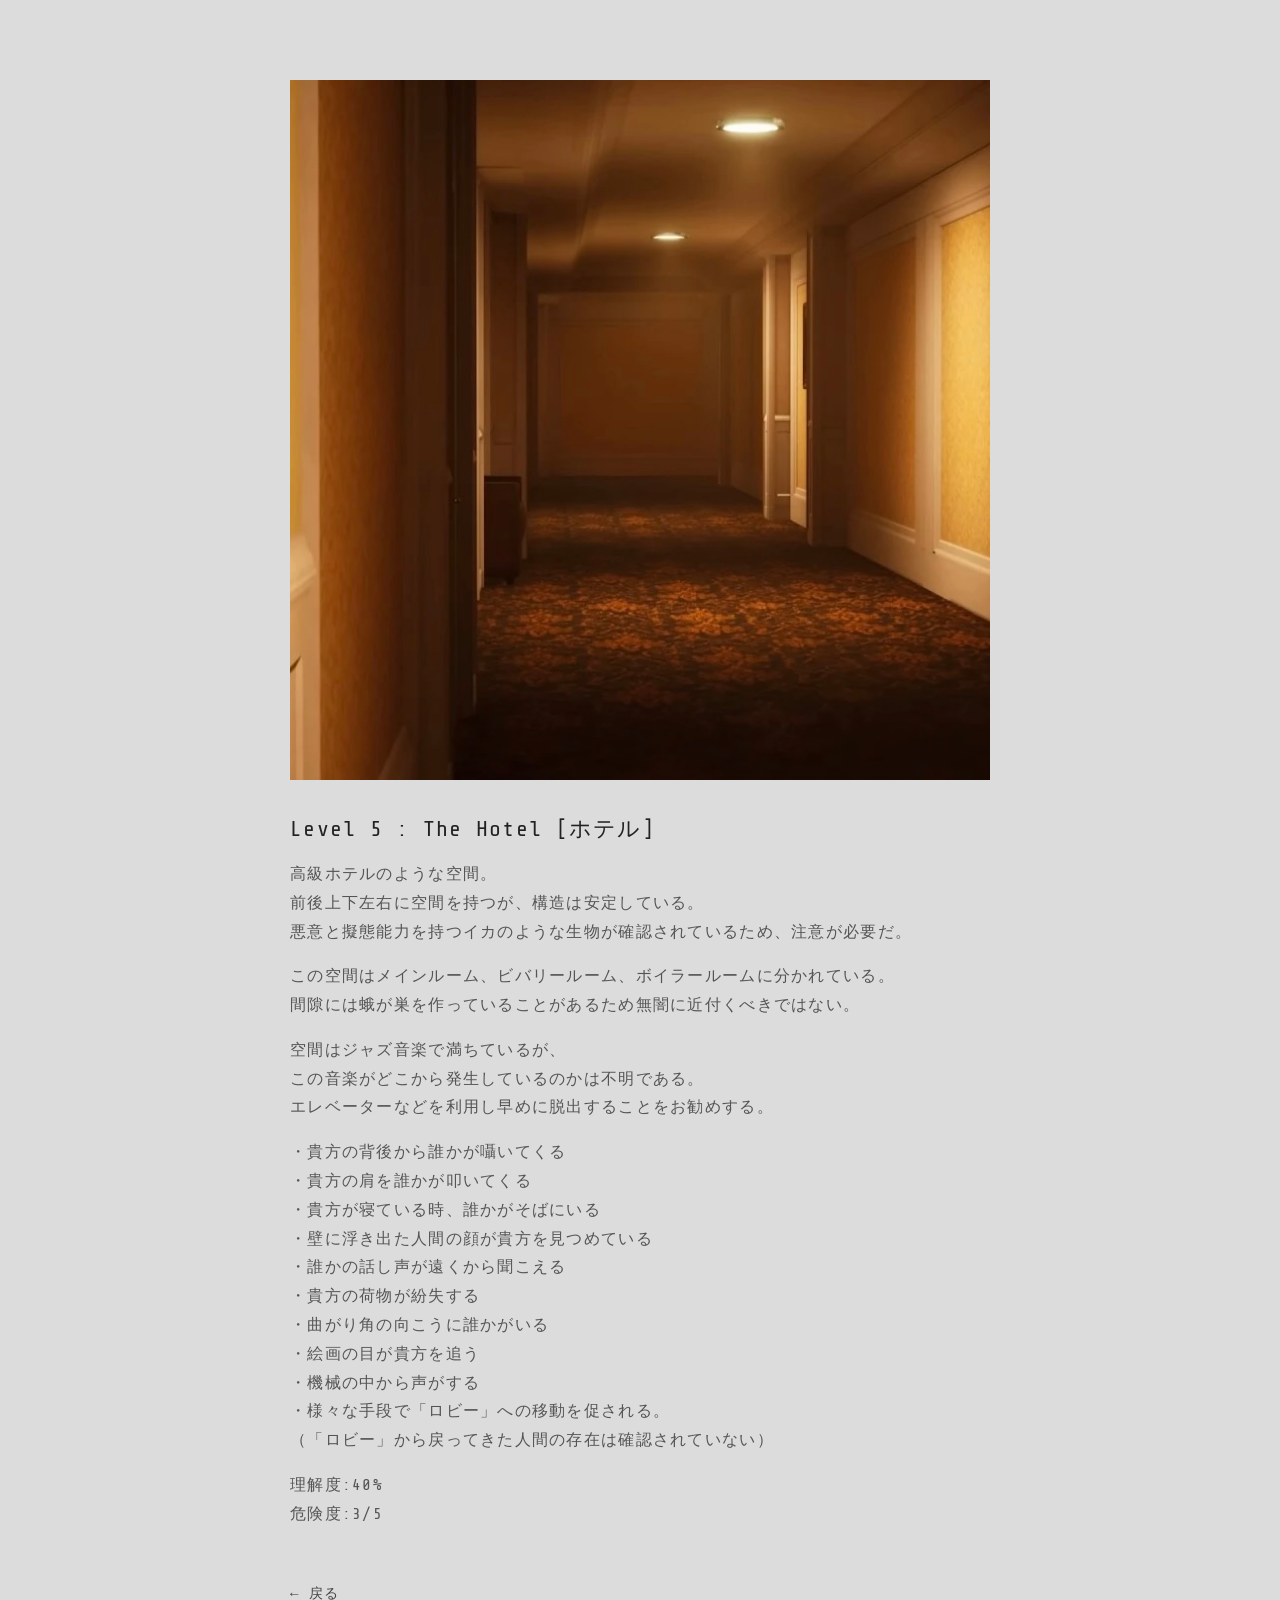
<file: page6.html>
<!DOCTYPE html>
<html lang="ja">
<head>
  <meta charset="UTF-8">
  <meta name="viewport" content="width=device-width, initial-scale=1.0">
  <title>The Hotel</title>
  <link href="https://fonts.googleapis.com/css2?family=Share+Tech+Mono&display=swap" rel="stylesheet">
  <link rel="stylesheet" href="style.css">
<h2 id="about-f"></h2>
  <style>
    body {
      margin: 0;
      background: #dcdcdc;
      font-family: "Helvetica Neue", sans-serif;
      color: #222;
    }

    .wrapper {
      max-width: 700px;
      margin: 0 auto;
      padding: 60px 20px;
    }

    img {
      width: 100%;
      aspect-ratio: 1 / 1;
      object-fit: cover;
      margin-bottom: 30px;
    }

    h1 {
      margin: 0 0 15px;
      font-size: 22px;
      font-weight: 500;
    }

    p {
      line-height: 1.8;
      color: #555;
    }
    
    a {
      display: inline-block;
      margin-top: 40px;
      font-size: 14px;
      color: #444;
      text-decoration: none;
    }

    a:hover {
      opacity: 0.6;
    }

  </style>
</head>
<body class="page6">

  <div class="wrapper">

    <img src="The_Hotel01.jpeg" alt="The Electrical Station">

    <h1>Level 5 : The Hotel [ホテル]</h1>

    <p>
      高級ホテルのような空間。<br>
      前後上下左右に空間を持つが、構造は安定している。<br>
      悪意と擬態能力を持つイカのような生物が確認されているため、注意が必要だ。
      </p>
      <p>
      この空間はメインルーム、ビバリールーム、ボイラールームに分かれている。<br>
      間隙には蛾が巣を作っていることがあるため無闇に近付くべきではない。
      </p>
      <p>
      空間はジャズ音楽で満ちているが、<br>
      この音楽がどこから発生しているのかは不明である。<br>
      エレベーターなどを利用し早めに脱出することをお勧めする。
      </p>
      <p>
        ・貴方の背後から誰かが囁いてくる<br>
        ・貴方の肩を誰かが叩いてくる<br>
        ・貴方が寝ている時、誰かがそばにいる<br>
        ・壁に浮き出た人間の顔が貴方を見つめている<br>
        ・誰かの話し声が遠くから聞こえる<br>
        ・貴方の荷物が紛失する<br>
        ・曲がり角の向こうに誰かがいる<br>
        ・絵画の目が貴方を追う<br>
        ・機械の中から声がする<br>
        ・様々な手段で「ロビー」への移動を促される。<br>（「ロビー」から戻ってきた人間の存在は確認されていない）
      </p>
      <p>
      理解度:40%<br>
      危険度:3/5 
      </p>
    </p>

    <a href="index.html#about">← 戻る</a>

  </div>

</body>
</html>
</file>
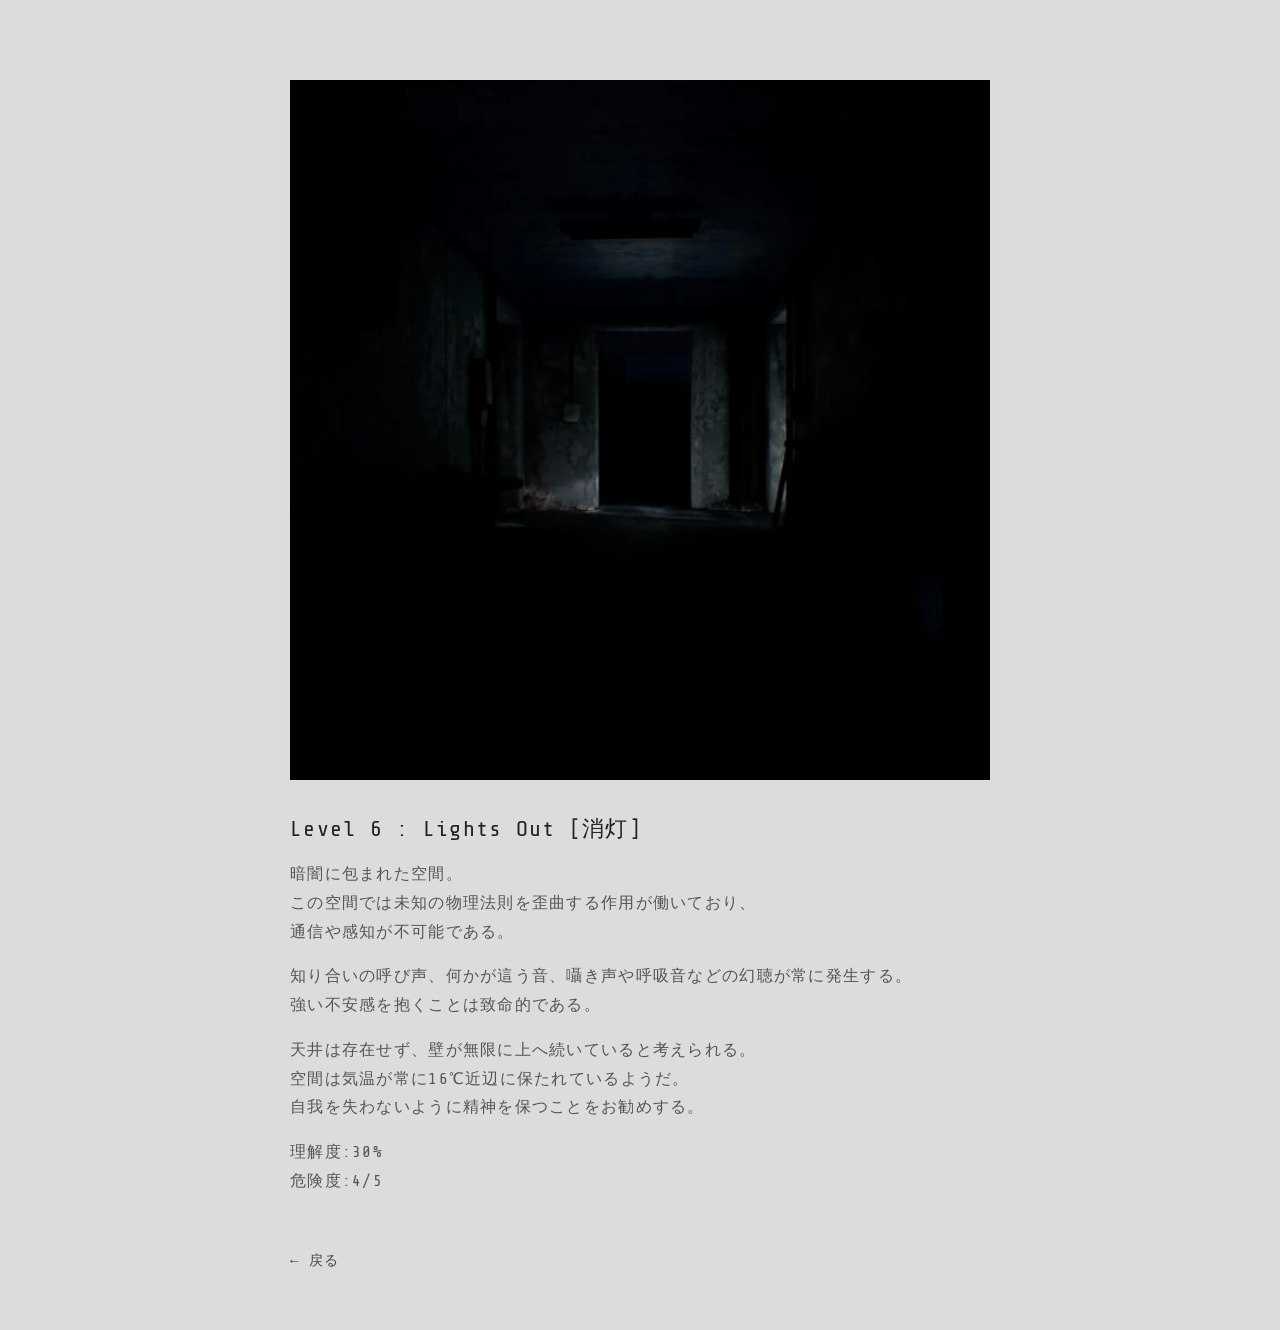
<file: page7.html>
<!DOCTYPE html>
<html lang="ja">
<head>
  <meta charset="UTF-8">
  <meta name="viewport" content="width=device-width, initial-scale=1.0">
  <title>Lights Out</title>
  <link href="https://fonts.googleapis.com/css2?family=Share+Tech+Mono&display=swap" rel="stylesheet">
  <link rel="stylesheet" href="style.css">
<h2 id="about-g"></h2>
  <style>
    body {
      margin: 0;
      background: #dcdcdc;
      font-family: "Helvetica Neue", sans-serif;
      color: #222;
    }

    .wrapper {
      max-width: 700px;
      margin: 0 auto;
      padding: 60px 20px;
    }

    img {
      width: 100%;
      aspect-ratio: 1 / 1;
      object-fit: cover;
      margin-bottom: 30px;
    }

    h1 {
      margin: 0 0 15px;
      font-size: 22px;
      font-weight: 500;
    }

    p {
      line-height: 1.8;
      color: #555;
    }
    
    a {
      display: inline-block;
      margin-top: 40px;
      font-size: 14px;
      color: #444;
      text-decoration: none;
    }

    a:hover {
      opacity: 0.6;
    }

  </style>
</head>
<body class="page7">

  <div class="wrapper">

    <img src="Lights_Out01.jpeg" alt="Lights Out">

    <h1>Level 6 : Lights Out [消灯]</h1>

    <p>
      暗闇に包まれた空間。<br>
      この空間では未知の物理法則を歪曲する作用が働いており、<br>
      通信や感知が不可能である。
      </p>
      <p>
      知り合いの呼び声、何かが這う音、囁き声や呼吸音などの幻聴が常に発生する。<br>
      強い不安感を抱くことは致命的である。
      </p>
      <p>
      天井は存在せず、壁が無限に上へ続いていると考えられる。<br>
      空間は気温が常に16℃近辺に保たれているようだ。<br>
      自我を失わないように精神を保つことをお勧めする。
      </p>
      <p>
      理解度:30%<br>
      危険度:4/5 
      </p>
    </p>

    <a href="index.html#about">← 戻る</a>

  </div>

</body>
</html>
</file>
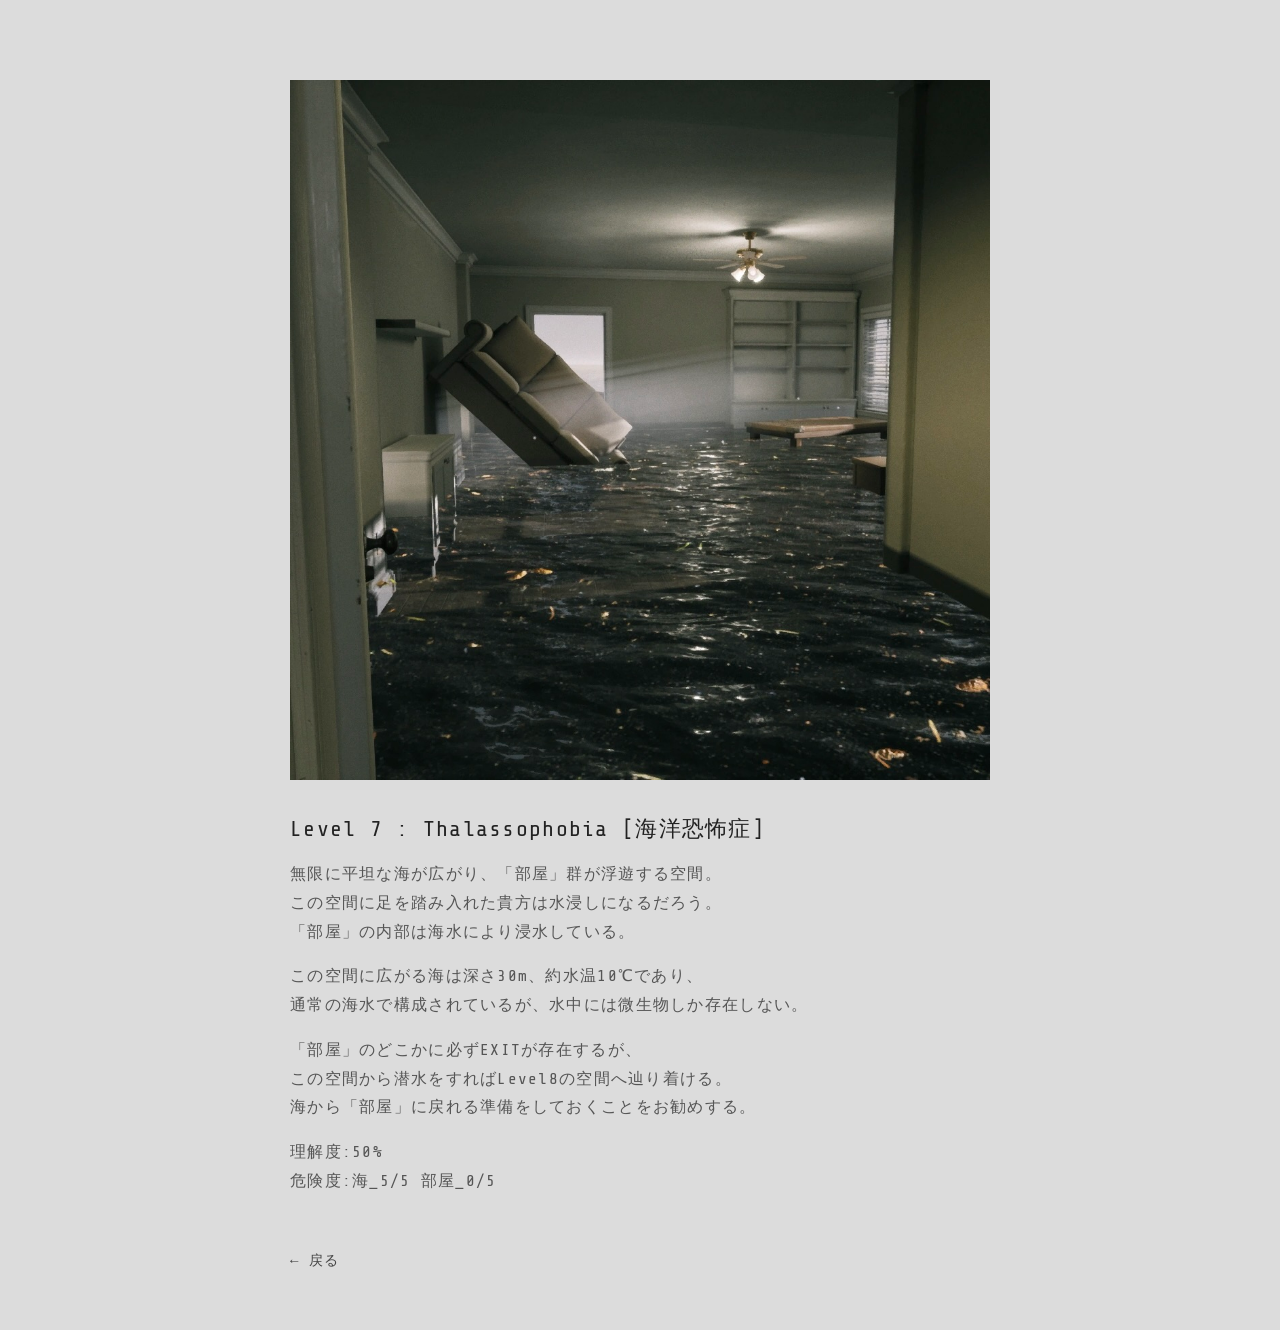
<file: page8.html>
<!DOCTYPE html>
<html lang="ja">
<head>
  <meta charset="UTF-8">
  <meta name="viewport" content="width=device-width, initial-scale=1.0">
  <title>Thalassophobia</title>
  <link href="https://fonts.googleapis.com/css2?family=Share+Tech+Mono&display=swap" rel="stylesheet">
  <link rel="stylesheet" href="style.css">
<h2 id="about-h"></h2>
  <style>
    body {
      margin: 0;
      background: #dcdcdc;
      font-family: "Helvetica Neue", sans-serif;
      color: #222;
    }

    .wrapper {
      max-width: 700px;
      margin: 0 auto;
      padding: 60px 20px;
    }

    img {
      width: 100%;
      aspect-ratio: 1 / 1;
      object-fit: cover;
      margin-bottom: 30px;
    }

    h1 {
      margin: 0 0 15px;
      font-size: 22px;
      font-weight: 500;
    }

    p {
      line-height: 1.8;
      color: #555;
    }
    
    a {
      display: inline-block;
      margin-top: 40px;
      font-size: 14px;
      color: #444;
      text-decoration: none;
    }

    a:hover {
      opacity: 0.6;
    }

  </style>
</head>
<body class="page8">

  <div class="wrapper">

    <img src="Thalassophobia01.jpeg" alt="Thalassophobia">

    <h1>Level 7 : Thalassophobia [海洋恐怖症]</h1>

    <p>
      無限に平坦な海が広がり、「部屋」群が浮遊する空間。<br>
      この空間に足を踏み入れた貴方は水浸しになるだろう。<br>
      「部屋」の内部は海水により浸水している。
      </p>
      <p>
      この空間に広がる海は深さ30m、約水温10℃であり、<br>
      通常の海水で構成されているが、水中には微生物しか存在しない。
      </p>
      <p>
      「部屋」のどこかに必ずEXITが存在するが、<br>
      この空間から潜水をすればLevel8の空間へ辿り着ける。<br>
      海から「部屋」に戻れる準備をしておくことをお勧めする。
      </p>
      <p>
      理解度:50%<br>
      危険度:海_5/5 部屋_0/5 
      </p>
    </p>

    <a href="index.html#about">← 戻る</a>

  </div>

</body>
</html>
</file>
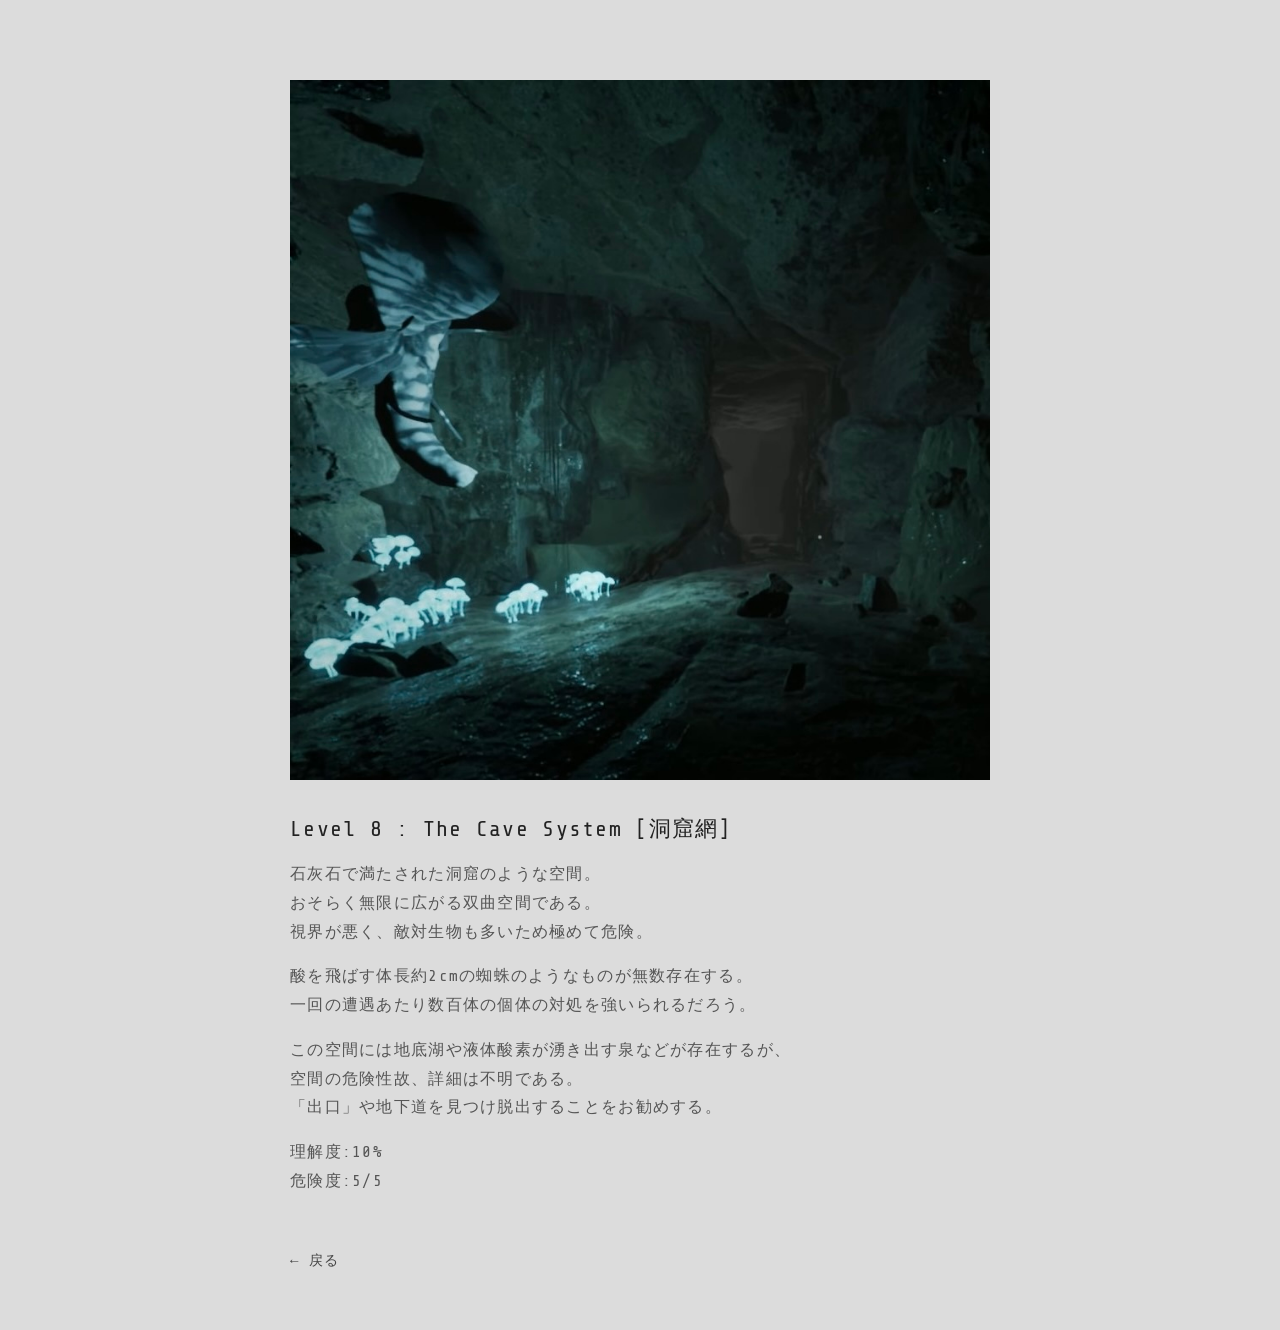
<file: page9.html>
<!DOCTYPE html>
<html lang="ja">
<head>
  <meta charset="UTF-8">
  <meta name="viewport" content="width=device-width, initial-scale=1.0">
  <title>The Cave System</title>
  <link href="https://fonts.googleapis.com/css2?family=Share+Tech+Mono&display=swap" rel="stylesheet">
  <link rel="stylesheet" href="style.css">
<h2 id="about-i"></h2>
  <style>
    body {
      margin: 0;
      background: #dcdcdc;
      font-family: "Helvetica Neue", sans-serif;
      color: #222;
    }

    .wrapper {
      max-width: 700px;
      margin: 0 auto;
      padding: 60px 20px;
    }

    img {
      width: 100%;
      aspect-ratio: 1 / 1;
      object-fit: cover;
      margin-bottom: 30px;
    }

    h1 {
      margin: 0 0 15px;
      font-size: 22px;
      font-weight: 500;
    }

    p {
      line-height: 1.8;
      color: #555;
    }
    
    a {
      display: inline-block;
      margin-top: 40px;
      font-size: 14px;
      color: #444;
      text-decoration: none;
    }

    a:hover {
      opacity: 0.6;
    }

  </style>
</head>
<body class="page9">

  <div class="wrapper">

    <img src="The_Cave_System01.jpg" alt="The Cave System">

    <h1>Level 8 : The Cave System [洞窟網]</h1>

    <p>
      石灰石で満たされた洞窟のような空間。<br>
      おそらく無限に広がる双曲空間である。<br>
      視界が悪く、敵対生物も多いため極めて危険。
      </p>
      <p>
      酸を飛ばす体長約2cmの蜘蛛のようなものが無数存在する。<br>
      一回の遭遇あたり数百体の個体の対処を強いられるだろう。
      </p>
      <p>
      この空間には地底湖や液体酸素が湧き出す泉などが存在するが、<br>
      空間の危険性故、詳細は不明である。<br>
      「出口」や地下道を見つけ脱出することをお勧めする。
      </p>
      <p>
      理解度:10%<br>
      危険度:5/5 
      </p>
    </p>

    <a href="index.html#about">← 戻る</a>

  </div>

</body>
</html>
</file>
<file: style.css>
@charset "UTF-8";

body {
  margin: 0;
  font-family: 'Share Tech Mono', monospace;
  background: #888;
  color: #222;
}

#loading {
  position: fixed;
  top: 0;
  left: 0;
  width: 100%;
  height: 100%;
  background: radial-gradient(circle, #aaa, #666);
  display: flex;
  justify-content: center;
  align-items: center;
  z-index: 9999;
  overflow: hidden;
}

#noise {
  position: fixed;
  width: 100%;
  height: 100%;
  opacity: 0;
  pointer-events: none;
  z-index: 9998;

  background: repeating-radial-gradient(
    circle,
    rgba(255,255,255,0.08) 0px,
    rgba(0,0,0,0.08) 2px,
    transparent 4px
  );
}

.noise-active {
  opacity: 1;
}

.loader {
  text-align: center;
}

#loading-text {
  font-size: 16px;
  letter-spacing: 5px;
  color: #111;

  animation: zoom 3s infinite alternate;
}

@keyframes zoom {
  0% { transform: scale(1); opacity: 0.6; }
  100% { transform: scale(1.4); opacity: 1; }
}

.glitch {
  animation: glitch 0.2s;
}

@keyframes glitch {
  0% { transform: translate(0); }
  20% { transform: translate(-5px, 3px); }
  40% { transform: translate(5px, -3px); }
  60% { transform: translate(-3px, 2px); }
  80% { transform: translate(3px, -2px); }
  100% { transform: translate(0); }
}

.hero {
  width: 100%;
  height: 100vh;

  background-image: url("Liminal.png");
  background-size: cover;
  background-position: center;
  background-repeat: no-repeat;

  display: flex;
  justify-content: center;
  align-items: center;
}

.hero-logo {
  width: 600px; 
  max-width: 90%;
}

@media (max-width: 768px) {

  .hero {
    height: 100vh; 
  }

  .hero-logo {
    width: 90%; 
  }

}
body {
  margin: 0;
  background: #555;
  font-family: 'Share Tech Mono', monospace;
}

body {
  margin: 0;
  background: #444444;
  color: #eaeaea;
  font-family: 'Share Tech Mono', monospace;
}

.concept {
  position: relative;
  min-height: 100vh;
  display: flex;
  align-items: center;
  justify-content: center;
  overflow: hidden;
}

.overlay {
  position: absolute;
  width: 100%;
  height: 100%;
  background: url("https://grainy-gradients.vercel.app/noise.svg");
  opacity: 0.08;
}

.wrapper {
  position: relative;
  max-width: 800px;
  padding: 40px;
}

.title {
  font-size: 48px;
  letter-spacing: 4px;
  margin-bottom: 40px;
  color: #ffffff;
  text-shadow: 0 0 8px rgba(255,255,255,0.15);
}

.glitch {
  position: relative;
  display: inline-block;
}

.glitch::before,
.glitch::after {
  content: attr(data-text);
  position: absolute;
  left: 0;
  top: 0;
  opacity: 0;
}

.glitch::before {
  color: #ffffff;
  transform: translate(1px, -1px);
}

.glitch::after {
  color: #ffffff;
  transform: translate(-1px, 1px);
}

@keyframes subtleGlitch {
  0%, 90%, 100% {
    opacity: 0;
  }
  92% {
    opacity: 0.3;
  }
  94% {
    opacity: 0;
  }
  96% {
    opacity: 0.25;
  }
}

.glitch::before {
  animation: subtleGlitch 5s infinite;
}

.glitch::after {
  animation: subtleGlitch 5s infinite reverse;
}

.text-block p {
  text-align: center;
  max-width: 700px;
  margin: 0 auto;
  margin-bottom: 1.5em;
  line-height: 1.9;
  letter-spacing: 1px;
  font-family: 'Orbitron', 'Share Tech Mono', monospace;
}

.highlight {
  background: rgba(204, 201, 201, 0.25); 
  padding: 20px 25px;
  border-radius: 8px;

  transform: scale(0.96);

  max-width: 90%;
  margin: 40px auto;

  box-shadow: 0 0 20px rgba(0,0,0,0.4);

  backdrop-filter: blur(4px);
}

.fade {
  opacity: 0;
  transform: translateY(30px);
  animation: fadeUp 1.2s forwards;
}

.fade:nth-of-type(1) { animation-delay: 0.5s; }
.fade:nth-of-type(2) { animation-delay: 2s; }
.fade:nth-of-type(3) { animation-delay: 4s; }
.fade:nth-of-type(4) { animation-delay: 6s; }

@keyframes fadeUp {
  to {
    opacity: 1;
    transform: translateY(0);
  }
}

.danger {
  color: #ffffff;
  letter-spacing: 2px;
  text-shadow: 0 0 10px rgba(255,255,255,0.25);
  animation: softFlash 4s ease-in-out infinite;
}

.last {
  margin-top: 40px;
  letter-spacing: 3px;
  font-size: 18px;
  opacity: 0.8;
}

.cinematic {
  text-align: center;
  margin-top: 80px;

  font-size: 20px;
  letter-spacing: 6px; 

  opacity: 0;
  animation: cinematicFade 2.5s forwards;
  animation-delay: 6.5s;

  color: #ffffff;
  text-shadow: 0 0 12px rgba(255,255,255,0.2);
}

@keyframes cinematicFade {
  0% {
    opacity: 0;
    transform: translateY(40px);
    letter-spacing: 10px;
  }
  100% {
    opacity: 1;
    transform: translateY(0);
    letter-spacing: 6px;
  }
}

.gallery {
  display: flex;
  gap: 60px;
  padding: 20px 60px;

  overflow-x: auto;
  -webkit-overflow-scrolling: touch;

  scroll-snap-type: none; 
}

.gallery::-webkit-scrollbar {
  display: none;
}

.card {
  width: 220px;
  text-align: center;
  text-decoration: none;
  color: #ddd;
  flex-shrink: 0;
  scroll-snap-align: center;
}

.card img {
  width: 100%;
  height: 380px;
  object-fit: cover;
  filter: brightness(0.6) blur(1px);
  transition: 0.4s;
}

.card p {
  margin-top: 15px;
  font-size: 14px;
  letter-spacing: 2px;
  opacity: 0.7;
  transition: 0.4s;

  height: 40px;
  display: flex;
  align-items: center;
  justify-content: center;
}

.card:hover img {
  transform: scale(1.08);
  filter: brightness(1) blur(0);
}

.card:hover p {
  opacity: 1;
  letter-spacing: 4px;
}

@media (max-width: 768px) {
  .gallery {
    display: flex;
    gap: 40px;
    padding: 60px 20px;
  }

  .card img {
    width: 150px;
    height: 260px;
  }
}

.hero,
.concept,
.gallery {
  opacity: 0;
  transition: opacity 2s;
}

.show {
  opacity: 1;
}

.gallery {
  scroll-snap-type: x mandatory;
}

.card {
  scroll-snap-align: start;
}

body.page1 {
  font-family: 'Share Tech Mono', monospace;
  letter-spacing: 0.08em;
}

body.page2 {
  font-family: 'Share Tech Mono', monospace;
  letter-spacing: 0.08em;
}

body.page3 {
  font-family: 'Share Tech Mono', monospace;
  letter-spacing: 0.08em;
}

body.page4 {
  font-family: 'Share Tech Mono', monospace;
  letter-spacing: 0.08em;
}

body.page5 {
  font-family: 'Share Tech Mono', monospace;
  letter-spacing: 0.08em;
}

body.page6 {
  font-family: 'Share Tech Mono', monospace;
  letter-spacing: 0.08em;
}

body.page7 {
  font-family: 'Share Tech Mono', monospace;
  letter-spacing: 0.08em;
}

body.page8 {
  font-family: 'Share Tech Mono', monospace;
  letter-spacing: 0.08em;
}

body.page9 {
  font-family: 'Share Tech Mono', monospace;
  letter-spacing: 0.08em;
}

body.page10 {
  font-family: 'Share Tech Mono', monospace;
  letter-spacing: 0.08em;
}

body.page11 {
  font-family: 'Share Tech Mono', monospace;
  letter-spacing: 0.08em;
}

.menu-btn {
  position: fixed;
  top: 20px;
  right: 20px;
  width: 30px;
  height: 22px;
  cursor: pointer;
  z-index: 100;
}

.menu-btn span {
  display: block;
  height: 3px;
  width: 100%;
  background: #fff;
  margin-bottom: 5px;
  transition: 0.3s;
}

.menu-btn.active span:nth-child(1) {
  transform: rotate(45deg) translate(5px, 5px);
}

.menu-btn.active span:nth-child(2) {
  opacity: 0;
}

.menu-btn.active span:nth-child(3) {
  transform: rotate(-45deg) translate(7px, -7px);
}

.menu {
  position: fixed;
  top: 0;
  right: -100%;
  width: 250px;
  height: 100vh;
  background: rgba(20, 20, 20, 0.95);
  backdrop-filter: blur(5px);
  transition: 0.4s;
  z-index: 90;
  display: flex;
  align-items: center;
  justify-content: center;
}

.menu.active {
  right: 0;
}

.menu ul {
  list-style: none;
  text-align: center;
  padding: 0;
}

.menu li {
  margin: 20px 0;
}

.menu a {
  text-decoration: none;
  color: #e0e0e0;
  font-size: 20px;
  letter-spacing: 2px;
  transition: 0.3s;
}

.menu a:hover {
  color: #ffdb3b;
  text-shadow: 0 0 8px rgb(255, 247, 0);
}

.sub-menu {
  list-style: none;
  padding: 0;
  margin-top: 10px;
}

.sub-menu li {
  margin: 8px 0;
}

.sub-menu a {
  font-size: 14px;
  color: #aaa;
  letter-spacing: 1px;
  transition: 0.3s;
}

.sub-menu a:hover {
  color: #ffdb3b;
  text-shadow: 0 0 6px rgb;
}

.memory-zone{
    width:100%;
    padding:120px 5%;
    background: #444444;
    color:white;
    box-sizing:border-box;
}

.memory-title{
    text-align:center;
    font-size:40px;
    margin-bottom:50px;
    font-family:'Orbitron', sans-serif;
}

.memory-main{
    position:relative;
    width:100%;
    max-width:1100px;
    margin:auto;
}

#memory-image{
    width:100%;
    height:650px;

    object-fit:cover;

    border-radius:10px;

    transition:0.5s;

    filter:brightness(0.85);
}

.memory-info{
    position:absolute;

    bottom:30px;
    left:30px;

    background:rgba(169, 165, 47, 0.45);

    padding:20px;

    border-radius:10px;

    backdrop-filter:blur(5px);

    max-width:500px;
}

#memory-name{
    font-size:32px;
    margin-bottom:10px;
}

#memory-text{
    color:#d0d0d0;
    line-height:1.8;
}

.memory-grid{

    margin-top:40px;

    display:grid;

    grid-template-columns:
    repeat(4, 1fr);

    gap:20px;

    max-width:1100px;

    margin-inline:auto;
}

.memory-thumb{

    width:100%;
    aspect-ratio:16/9;

    object-fit:cover;

    cursor:pointer;

    opacity:0.5;

    transition:0.3s;

    border:2px solid transparent;

    border-radius:6px;
}

.memory-thumb:hover{

    opacity:1;

    transform:scale(1.03);
}

.memory-thumb.active{

    opacity:1;

    border-color:white;
}

@media (max-width:768px){

    .memory-title{
        font-size:40px;
    }

    #memory-image{
        height:300px;
    }

    .memory-info{

        position:relative;

        left:0;
        bottom:0;

        margin-top:15px;

        max-width:100%;
    }

    .memory-grid{

        grid-template-columns:
        repeat(2, 1fr);
    }

    #memory-name{
        font-size:24px;
    }
}

html{
    scroll-behavior:smooth;
}

.memory-main{
    scroll-margin-top:100px;
}
</file>
